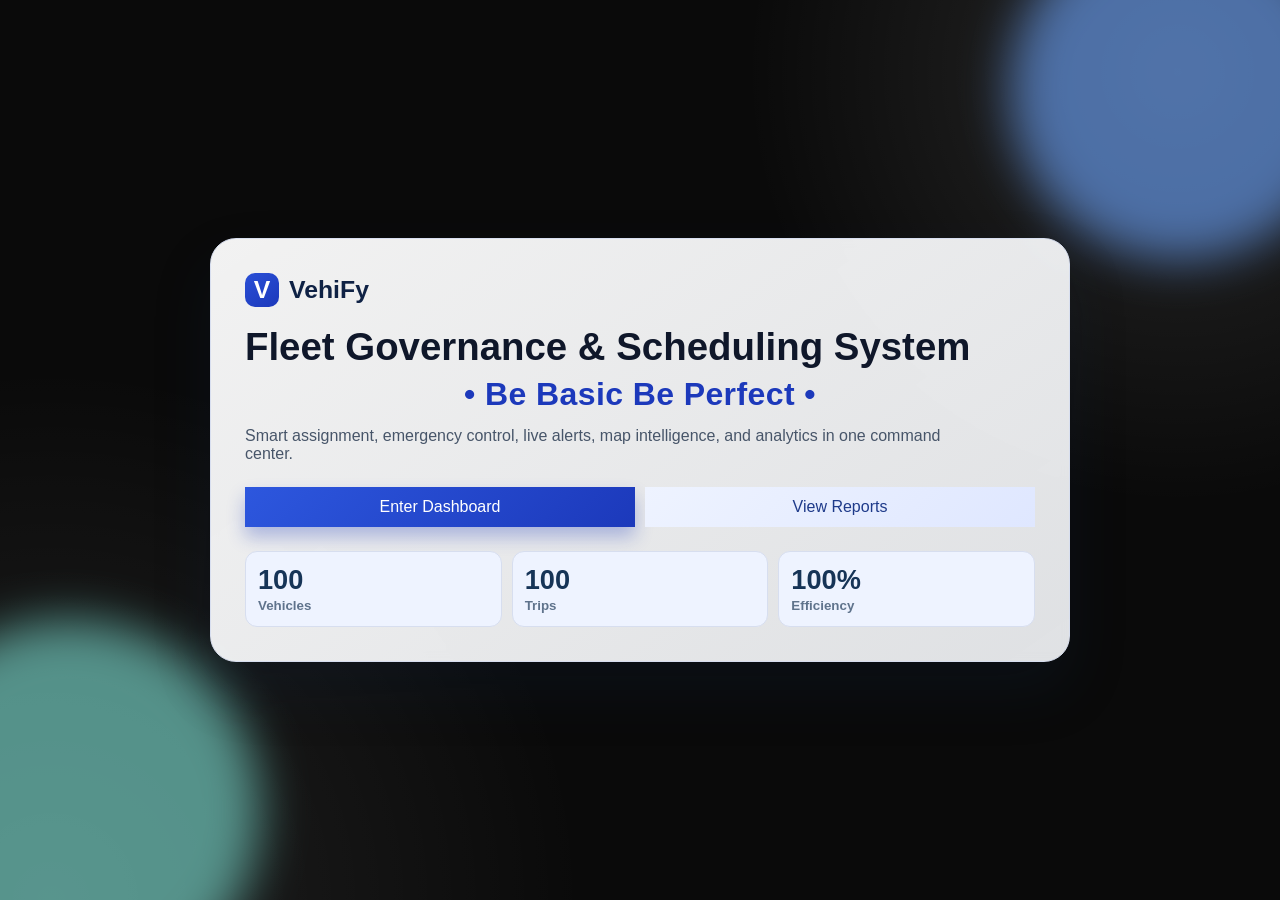
<file: index.html>
<!DOCTYPE html>
<html lang="en">
<head>
  <meta charset="UTF-8" />
  <meta name="viewport" content="width=device-width, initial-scale=1.0" />
  <title>VehiFy - Fleet Governance & Scheduling System</title>
  <link rel="stylesheet" href="style.css?v=20260307a" />
</head>
<body data-page="home">
  <div id="app"></div>
  <script src="app.js?v=20260307a"></script>
</body>
</html>
</file>
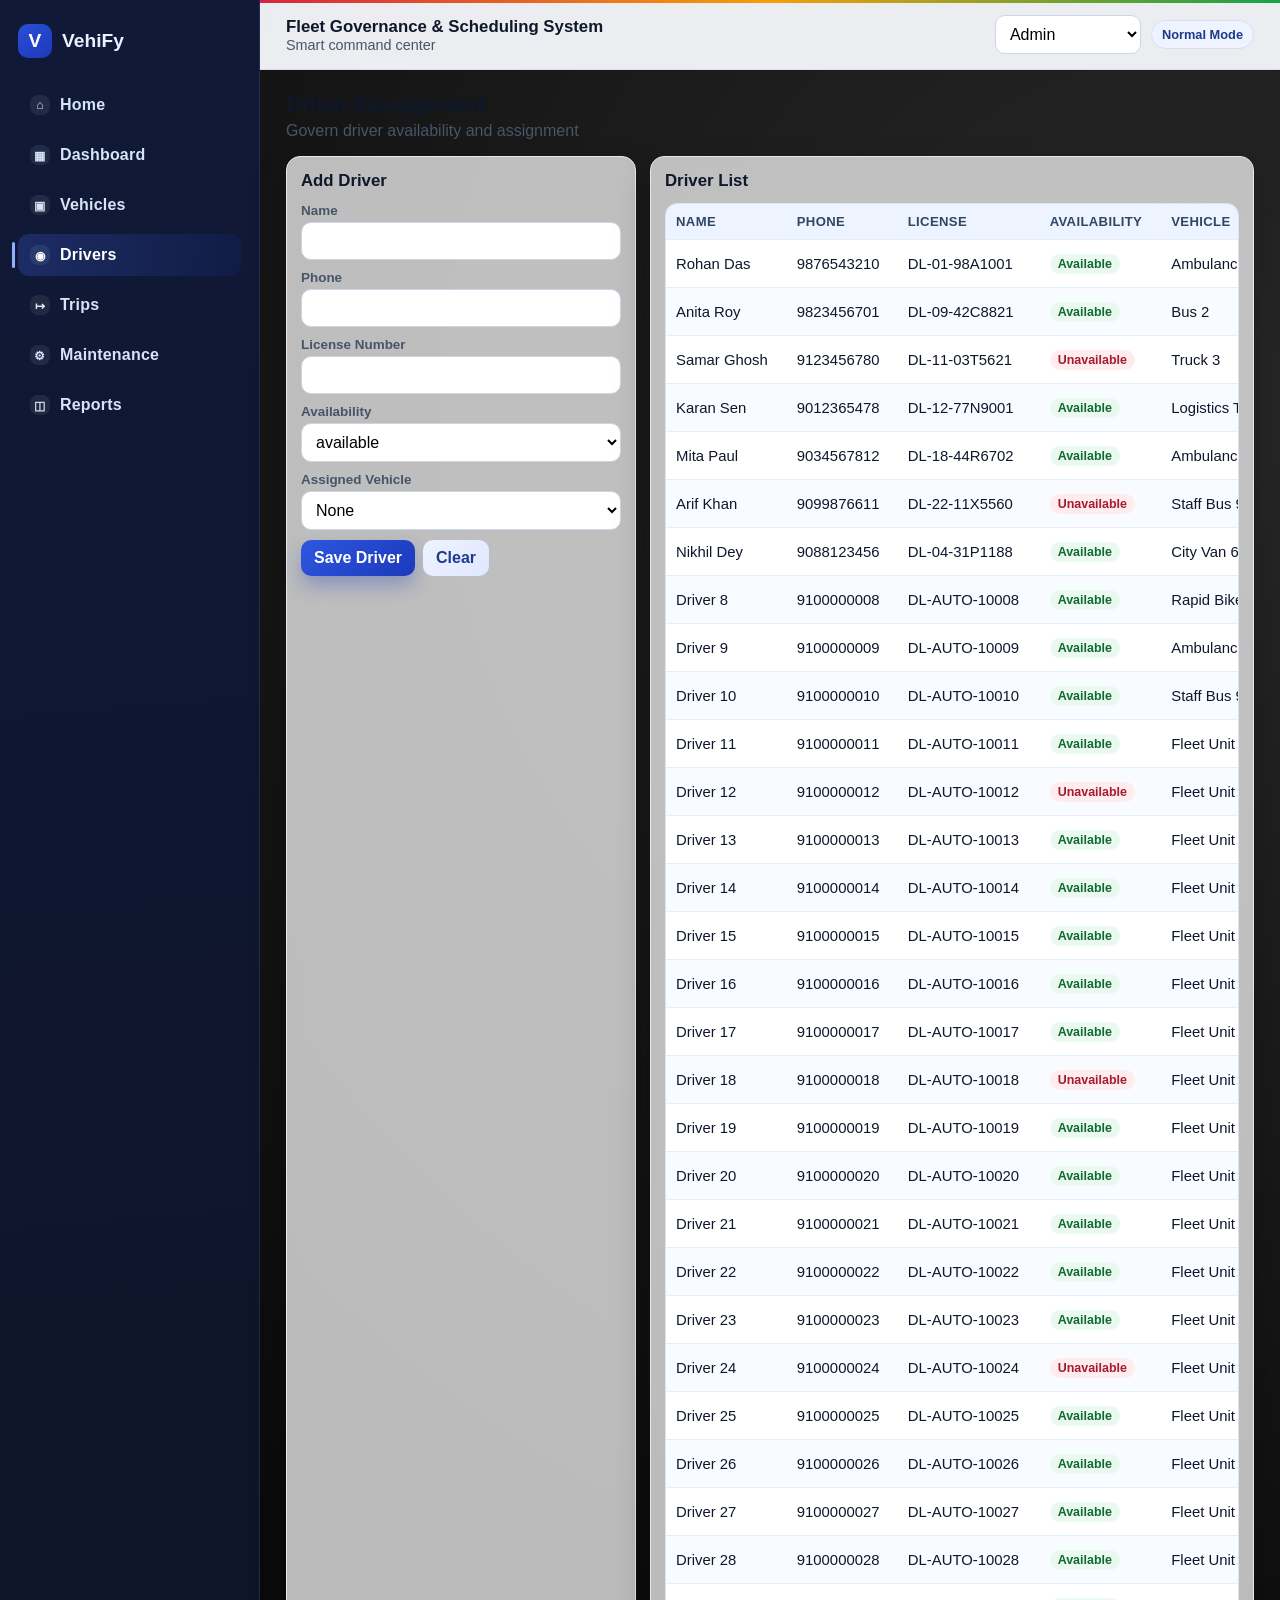
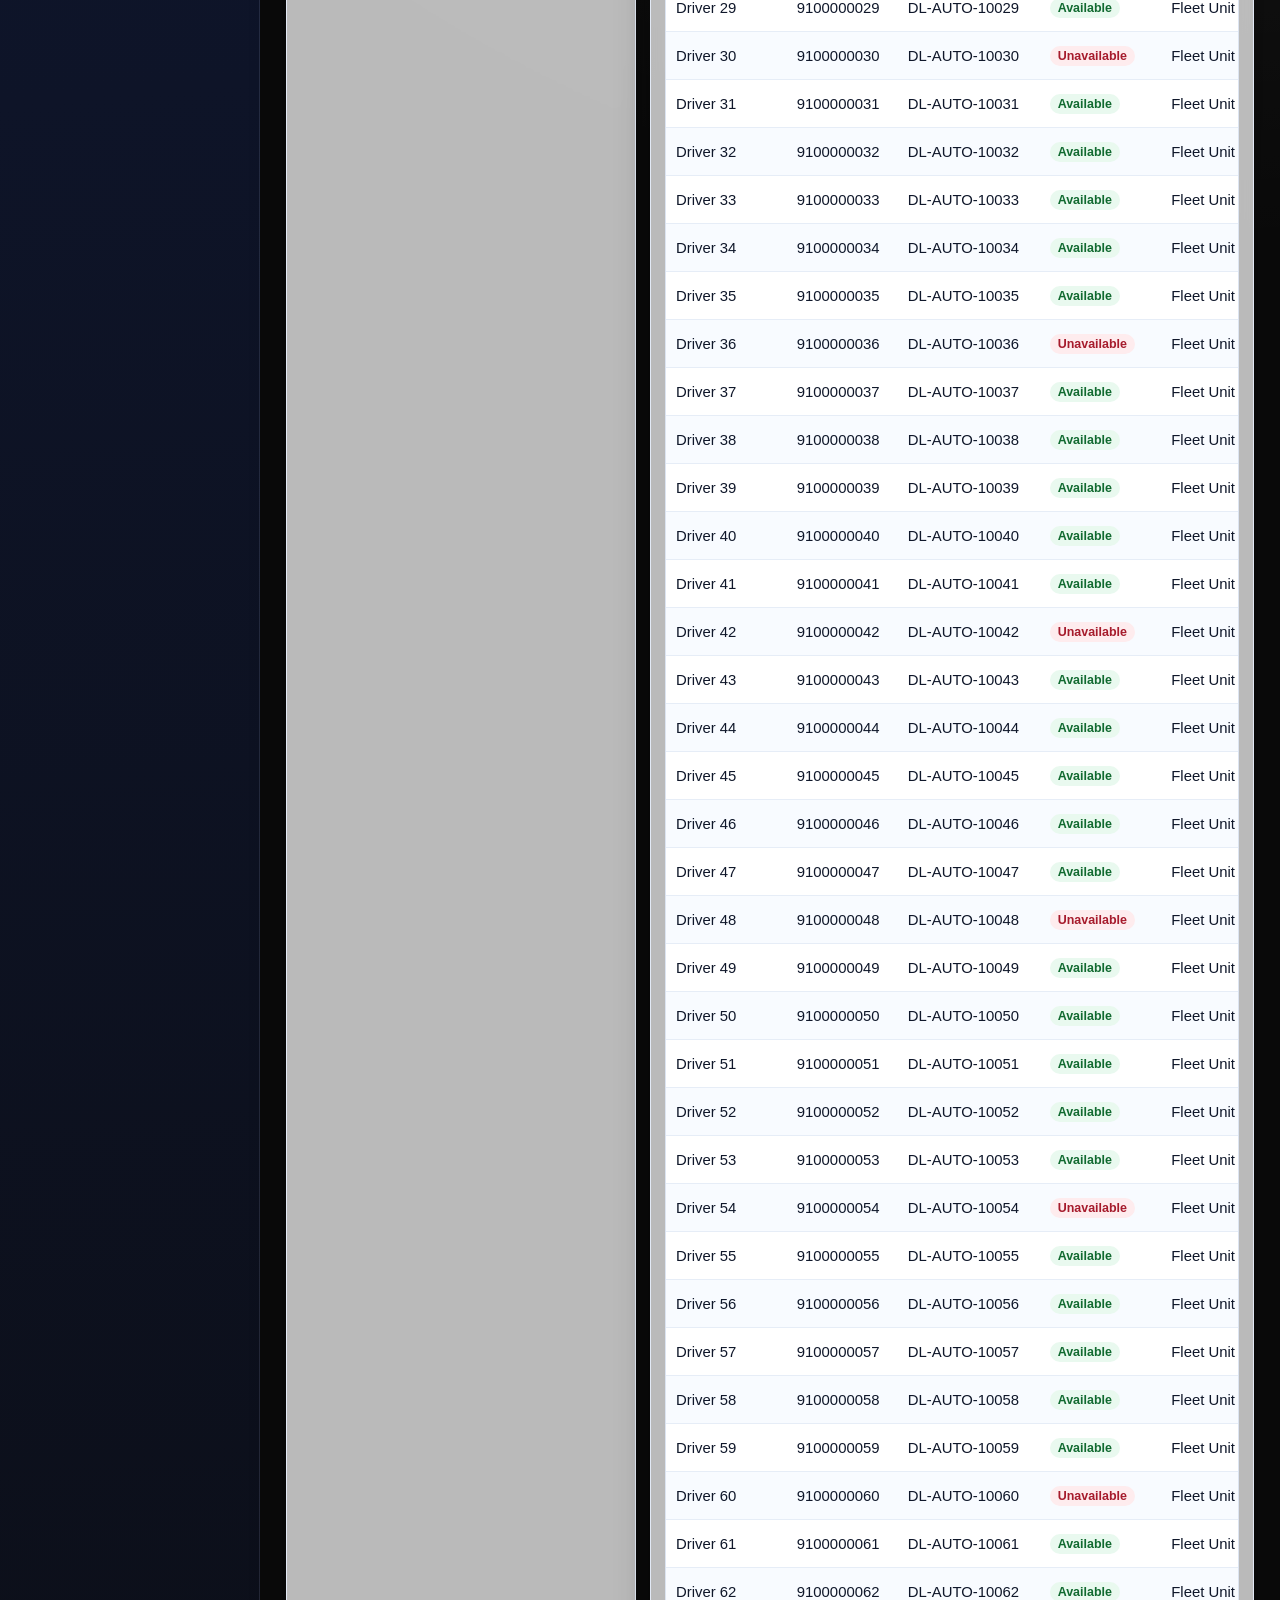
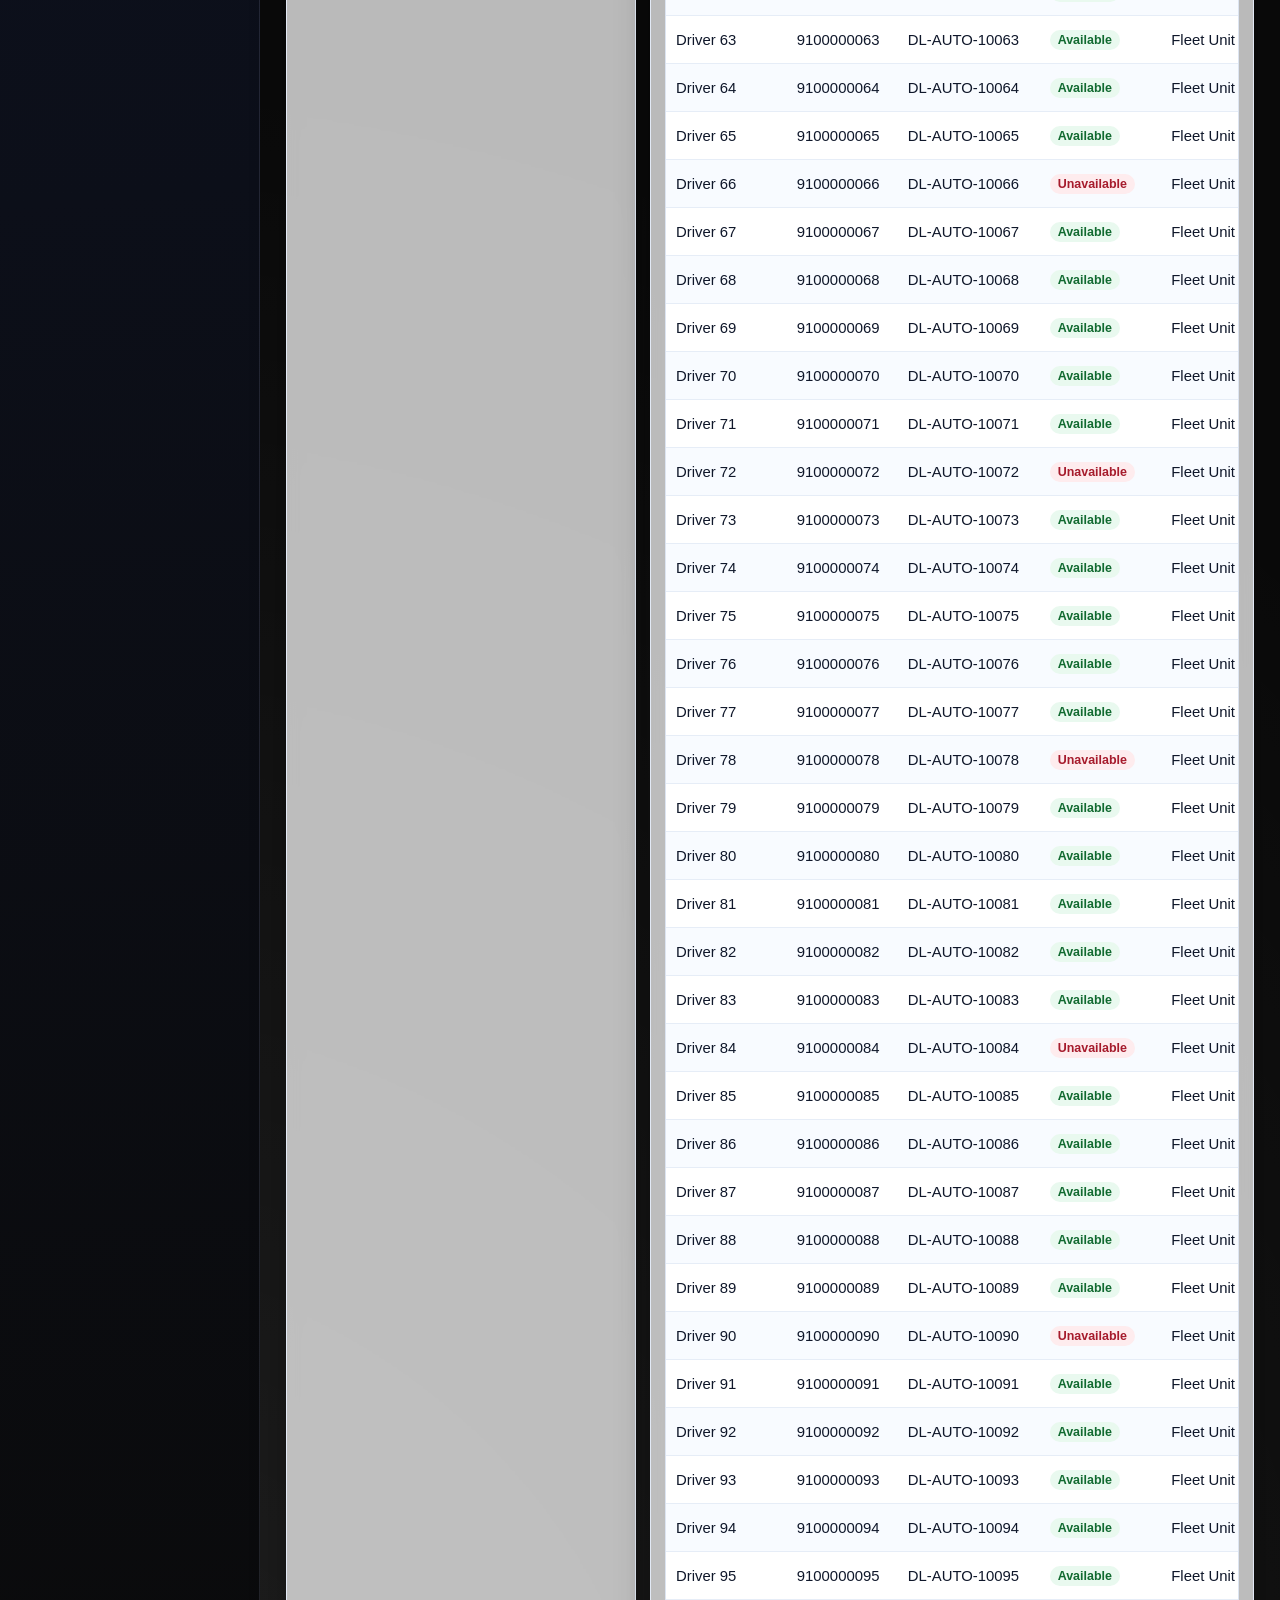
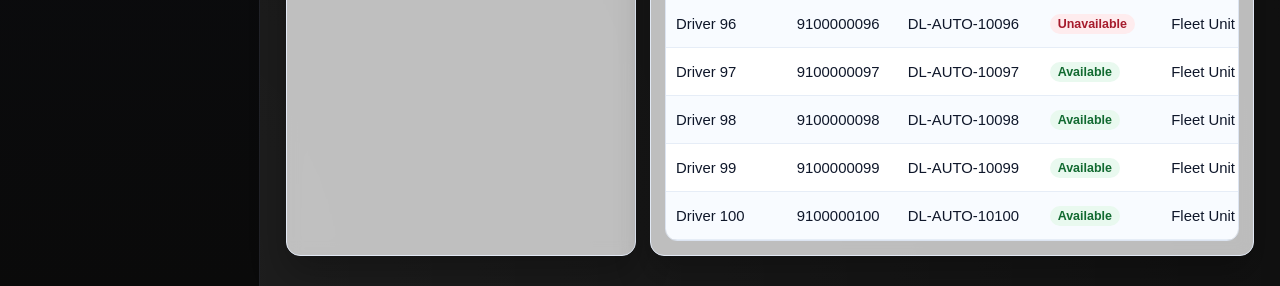
<file: pages/drivers.html>
<!DOCTYPE html>
<html lang="en">
<head>
  <meta charset="UTF-8" />
  <meta name="viewport" content="width=device-width, initial-scale=1.0" />
  <title>Drivers | VehiFy</title>
  <link rel="stylesheet" href="../style.css?v=20260307a" />
</head>
<body data-page="drivers">
  <div id="app"></div>
  <script src="../app.js?v=20260307a"></script>
</body>
</html>
</file>
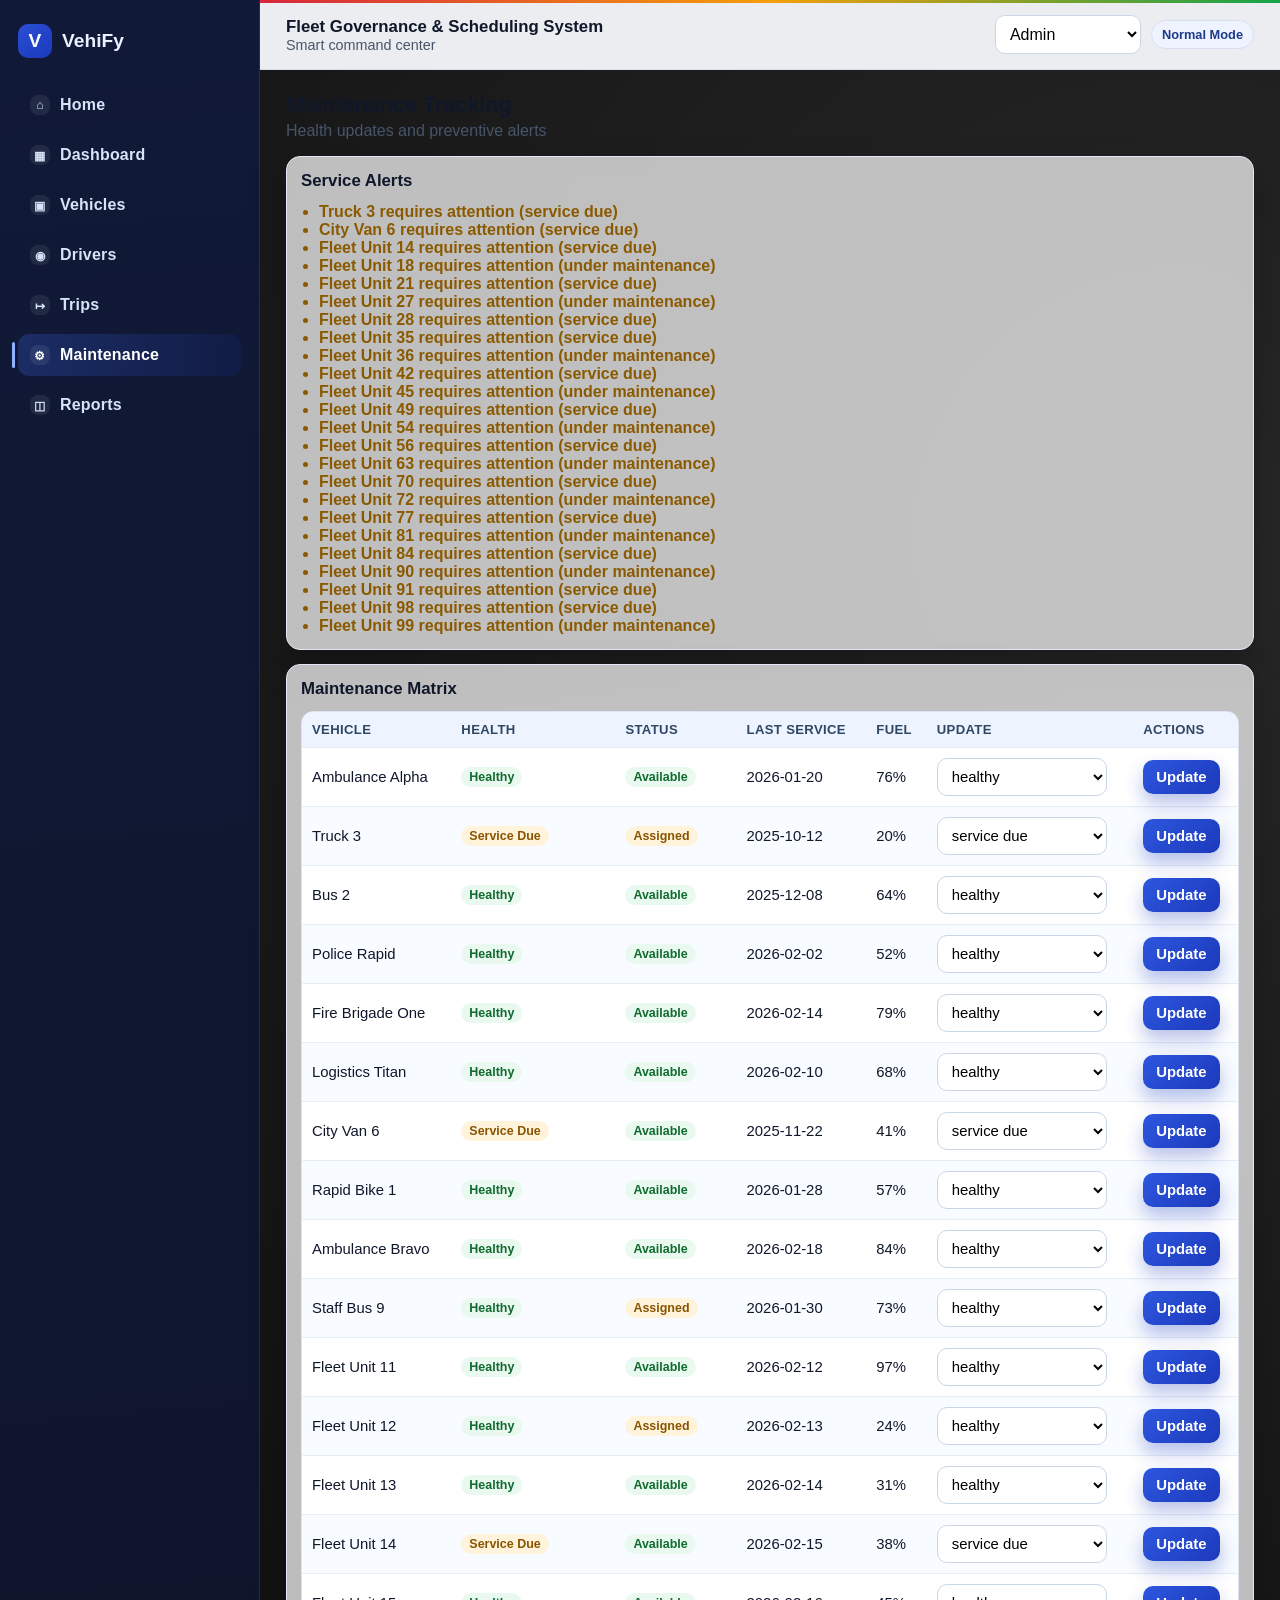
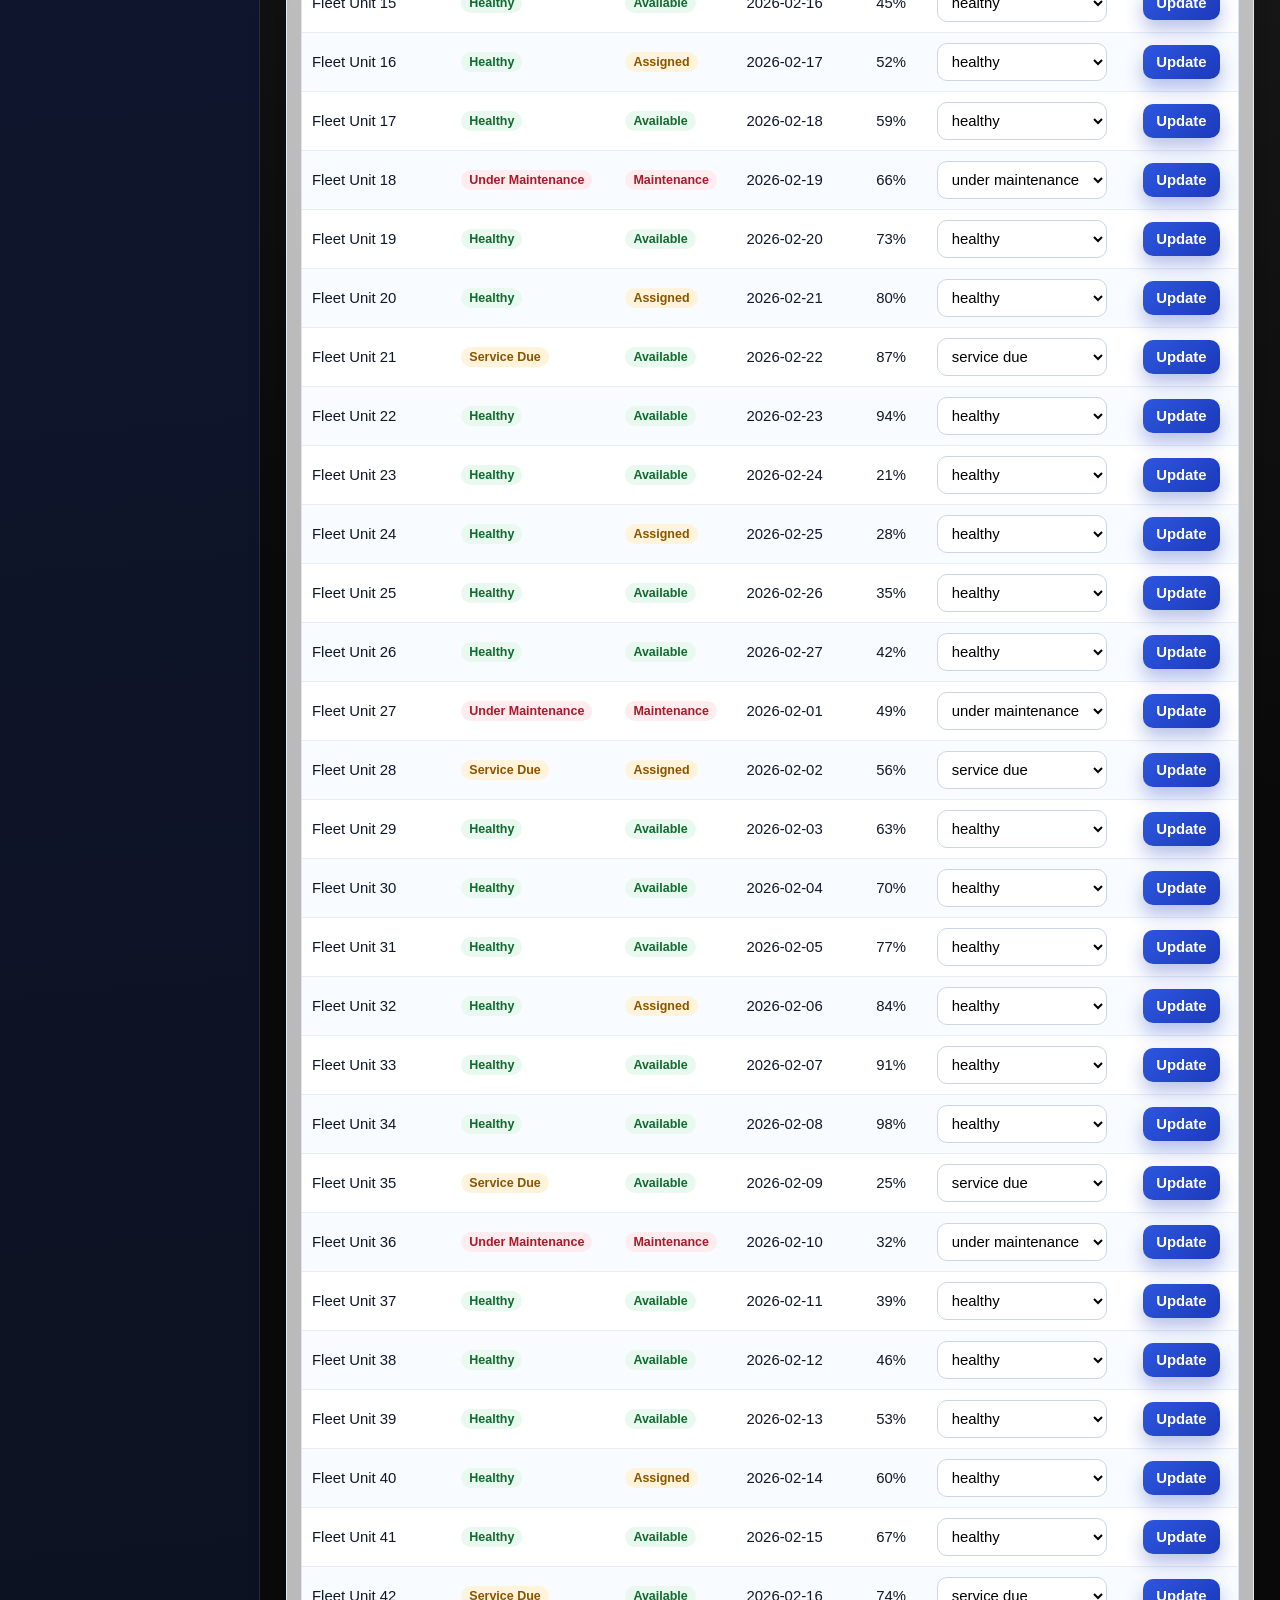
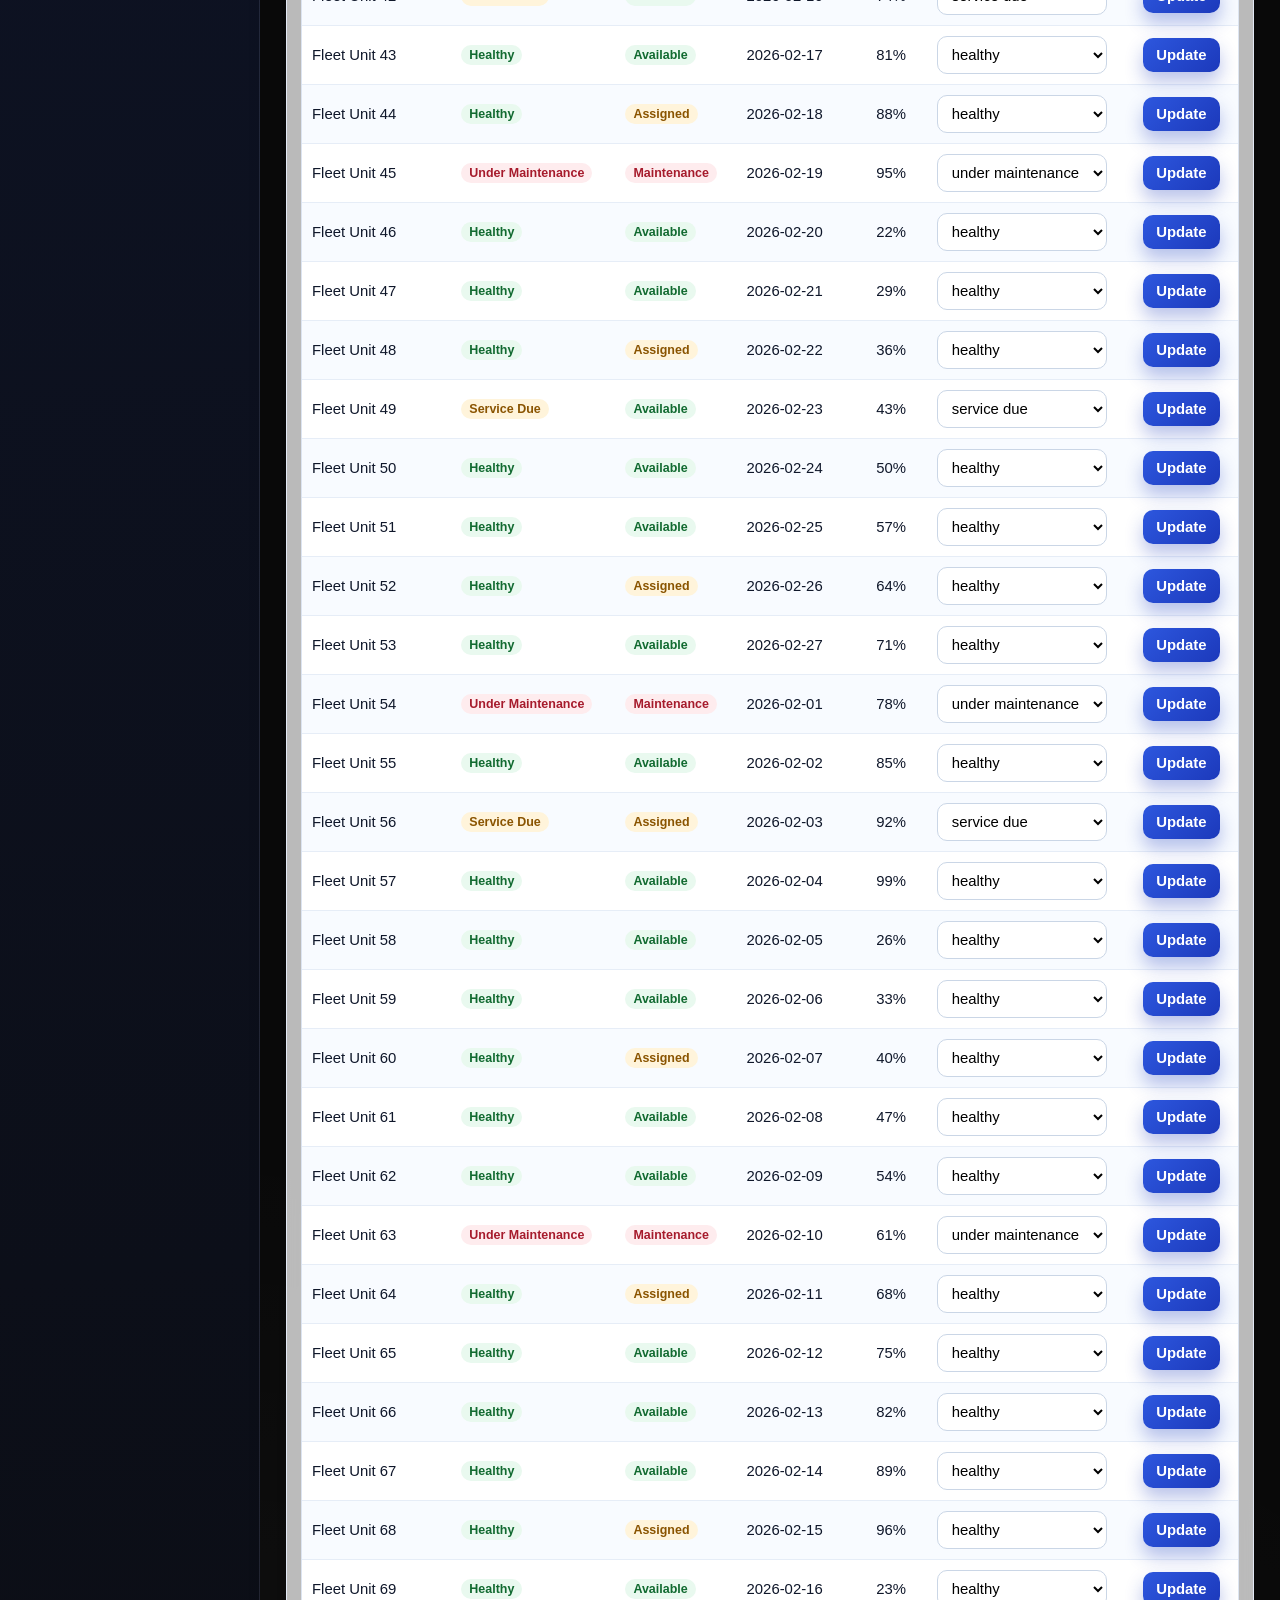
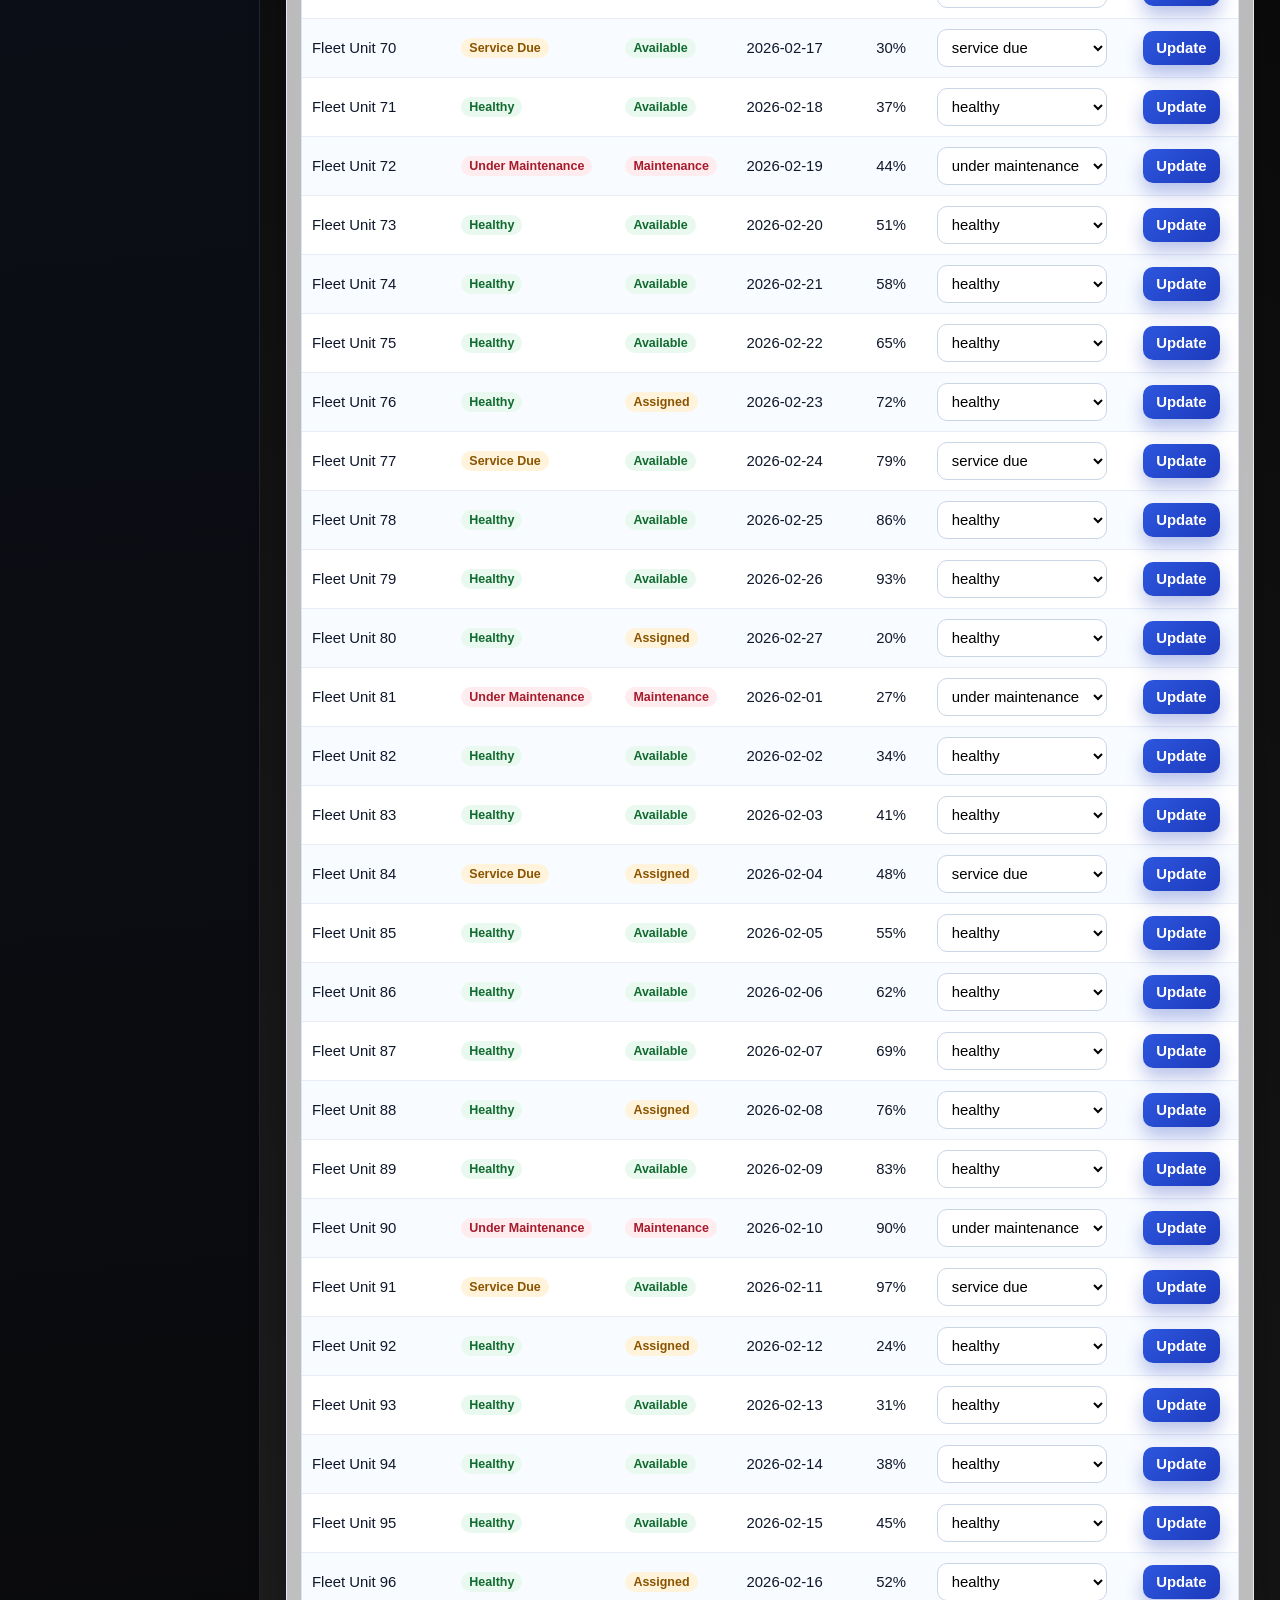
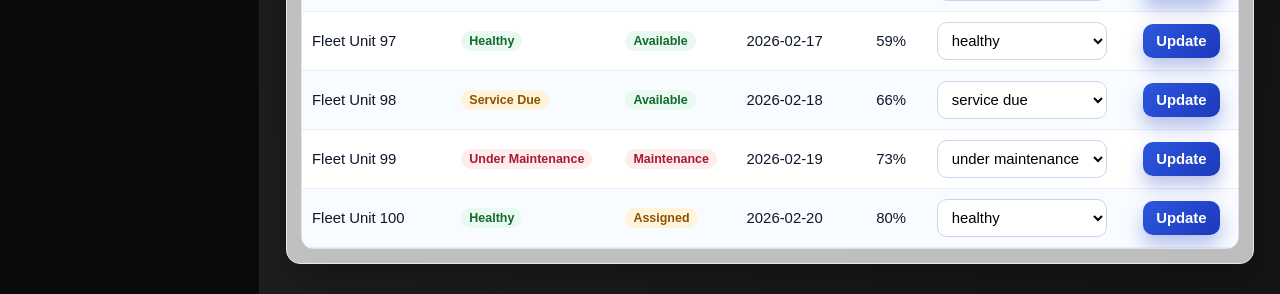
<file: pages/maintenance.html>
<!DOCTYPE html>
<html lang="en">
<head>
  <meta charset="UTF-8" />
  <meta name="viewport" content="width=device-width, initial-scale=1.0" />
  <title>Maintenance | VehiFy</title>
  <link rel="stylesheet" href="../style.css?v=20260307a" />
</head>
<body data-page="maintenance">
  <div id="app"></div>
  <script src="../app.js?v=20260307a"></script>
</body>
</html>
</file>
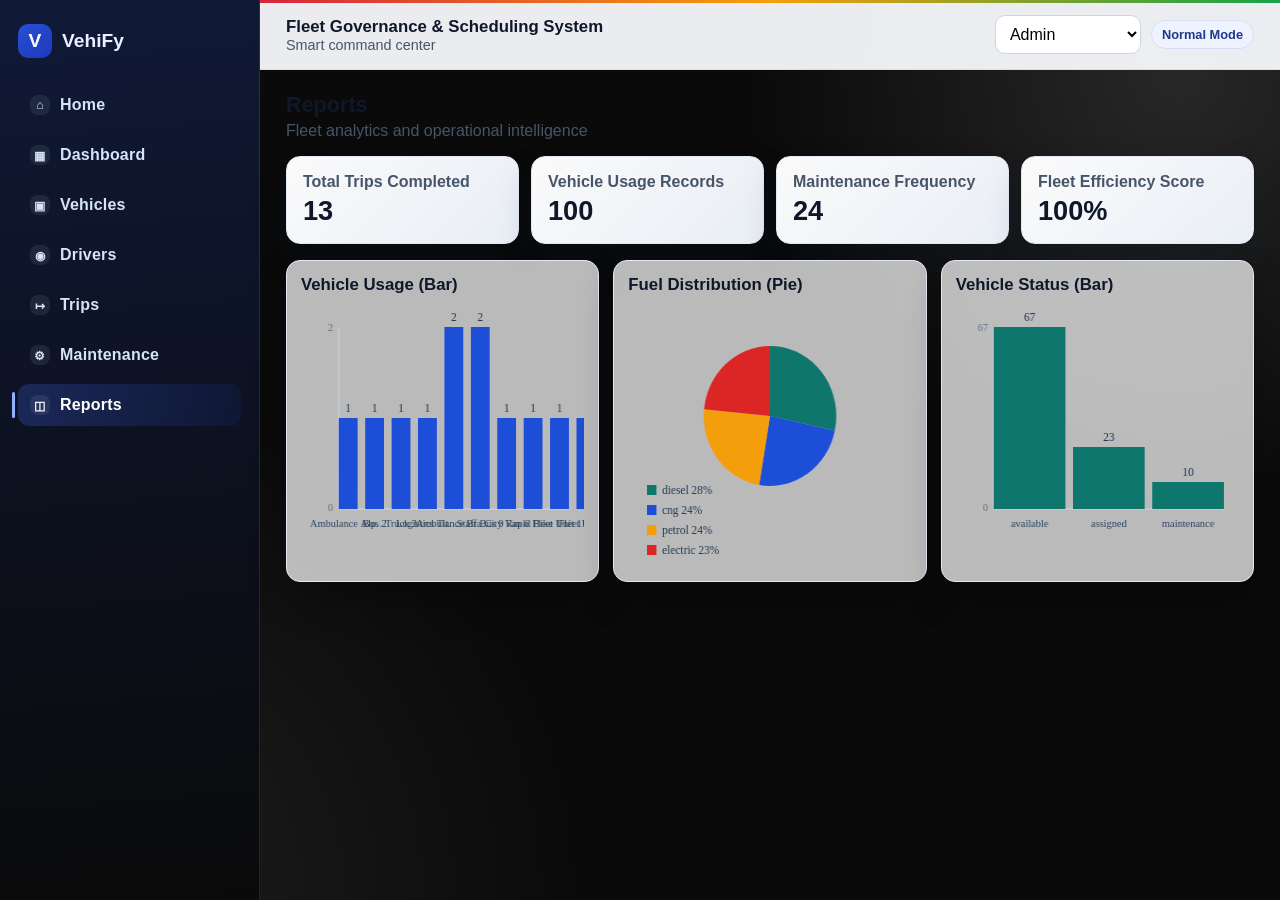
<file: pages/reports.html>
<!DOCTYPE html>
<html lang="en">
<head>
  <meta charset="UTF-8" />
  <meta name="viewport" content="width=device-width, initial-scale=1.0" />
  <title>Reports | VehiFy</title>
  <link rel="stylesheet" href="../style.css?v=20260307a" />
</head>
<body data-page="reports">
  <div id="app"></div>
  <script src="../app.js?v=20260307a"></script>
</body>
</html>
</file>
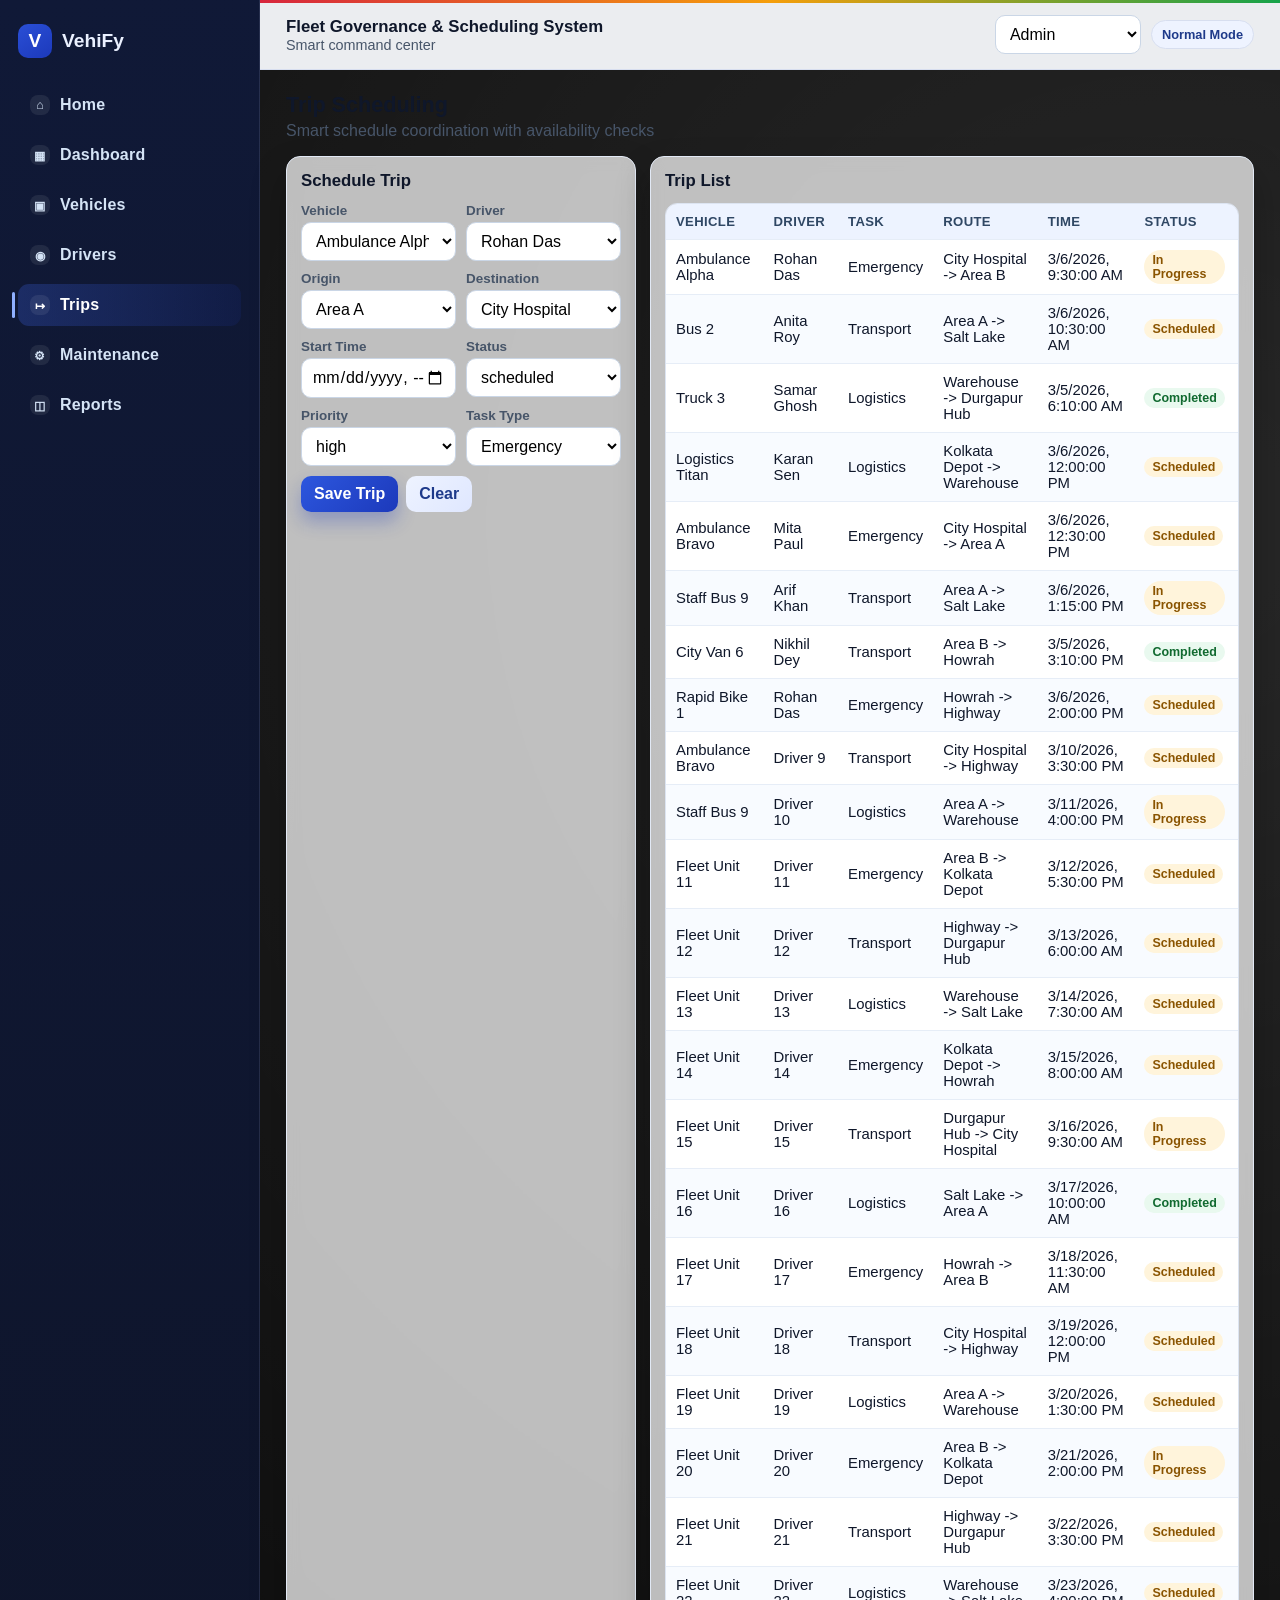
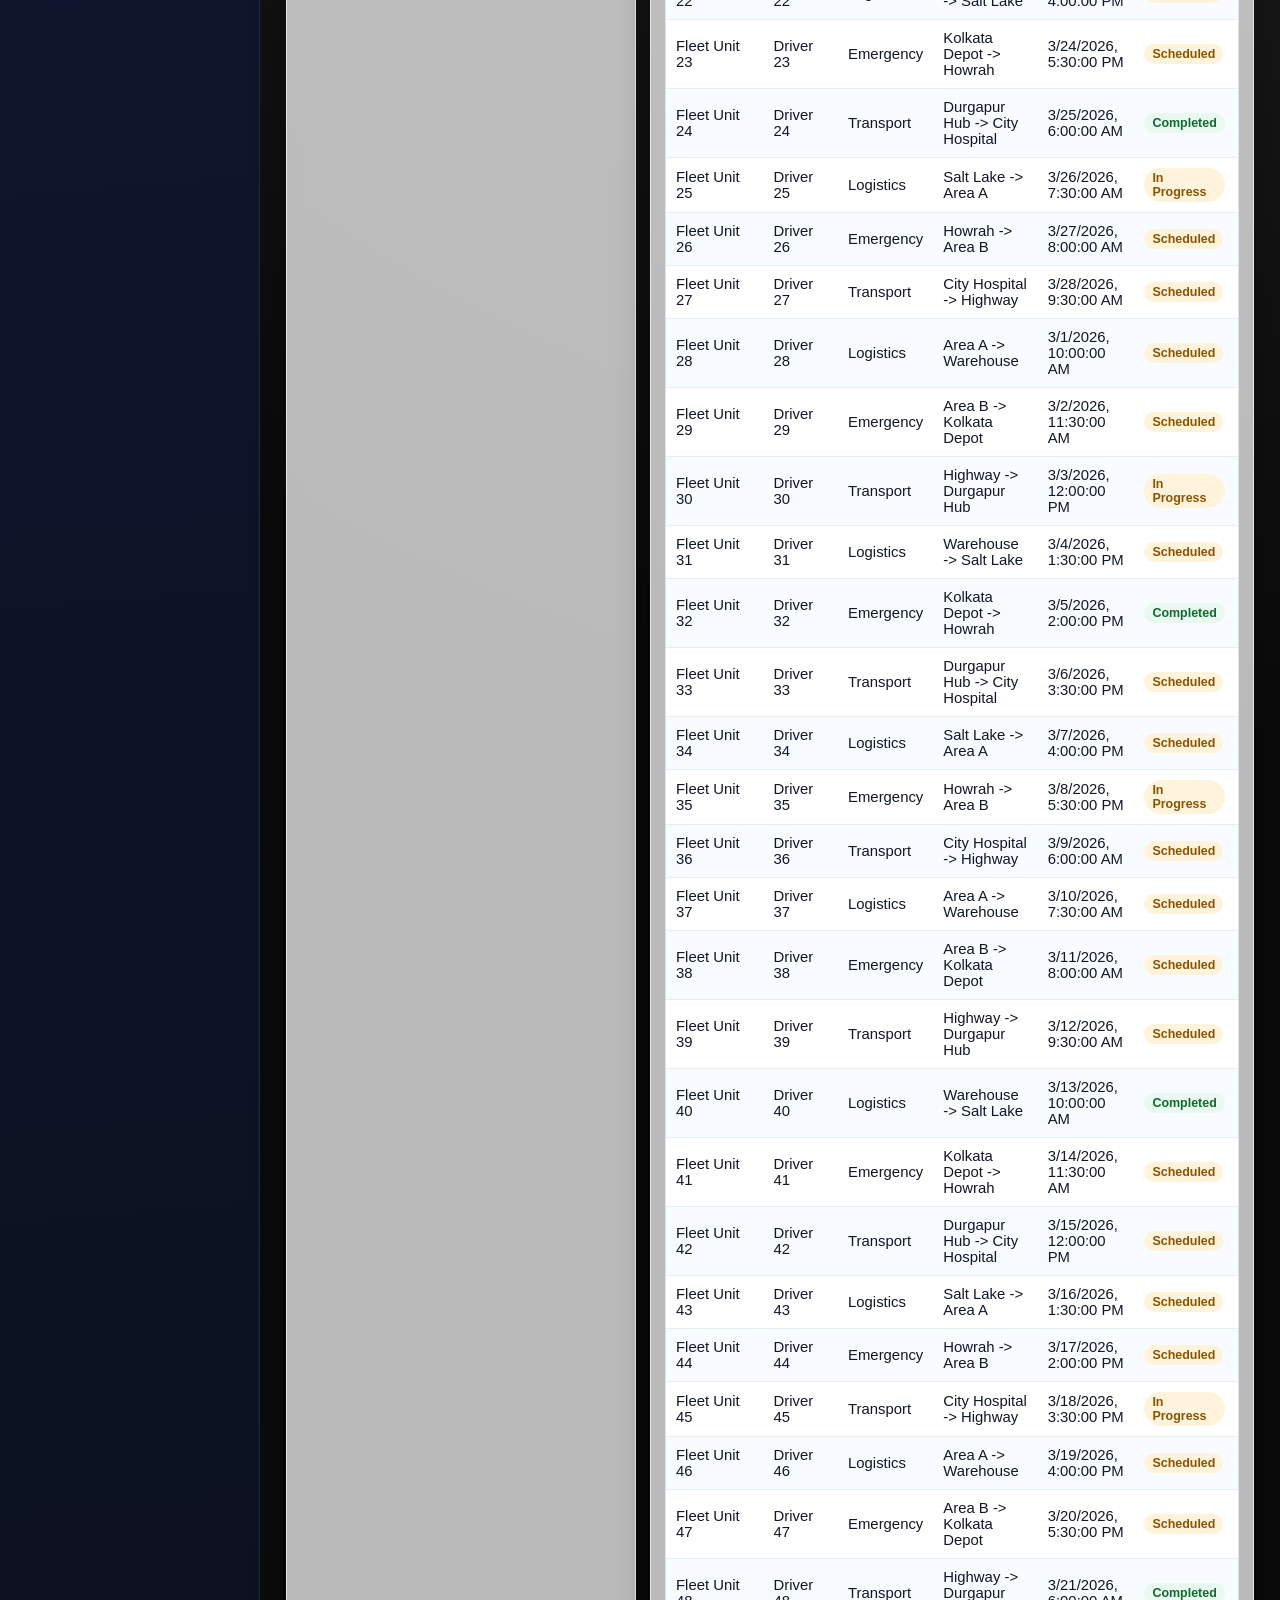
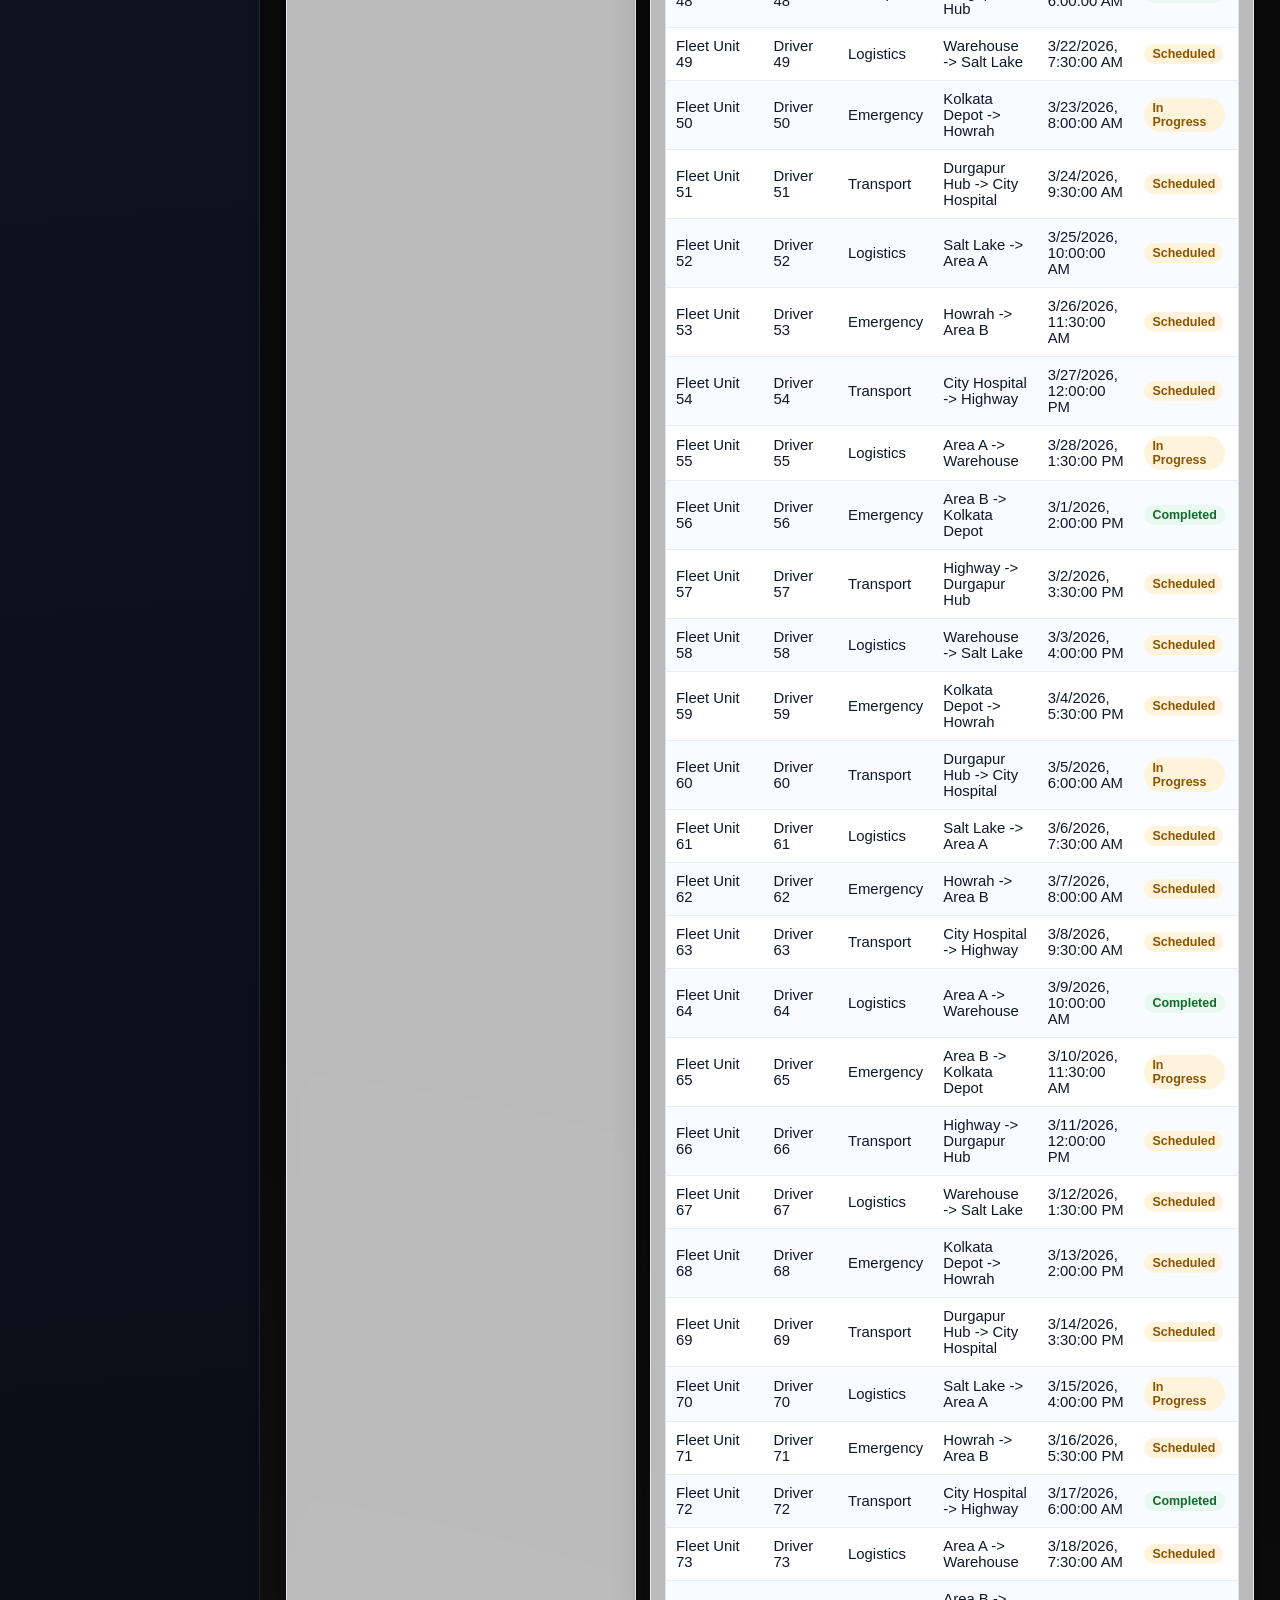
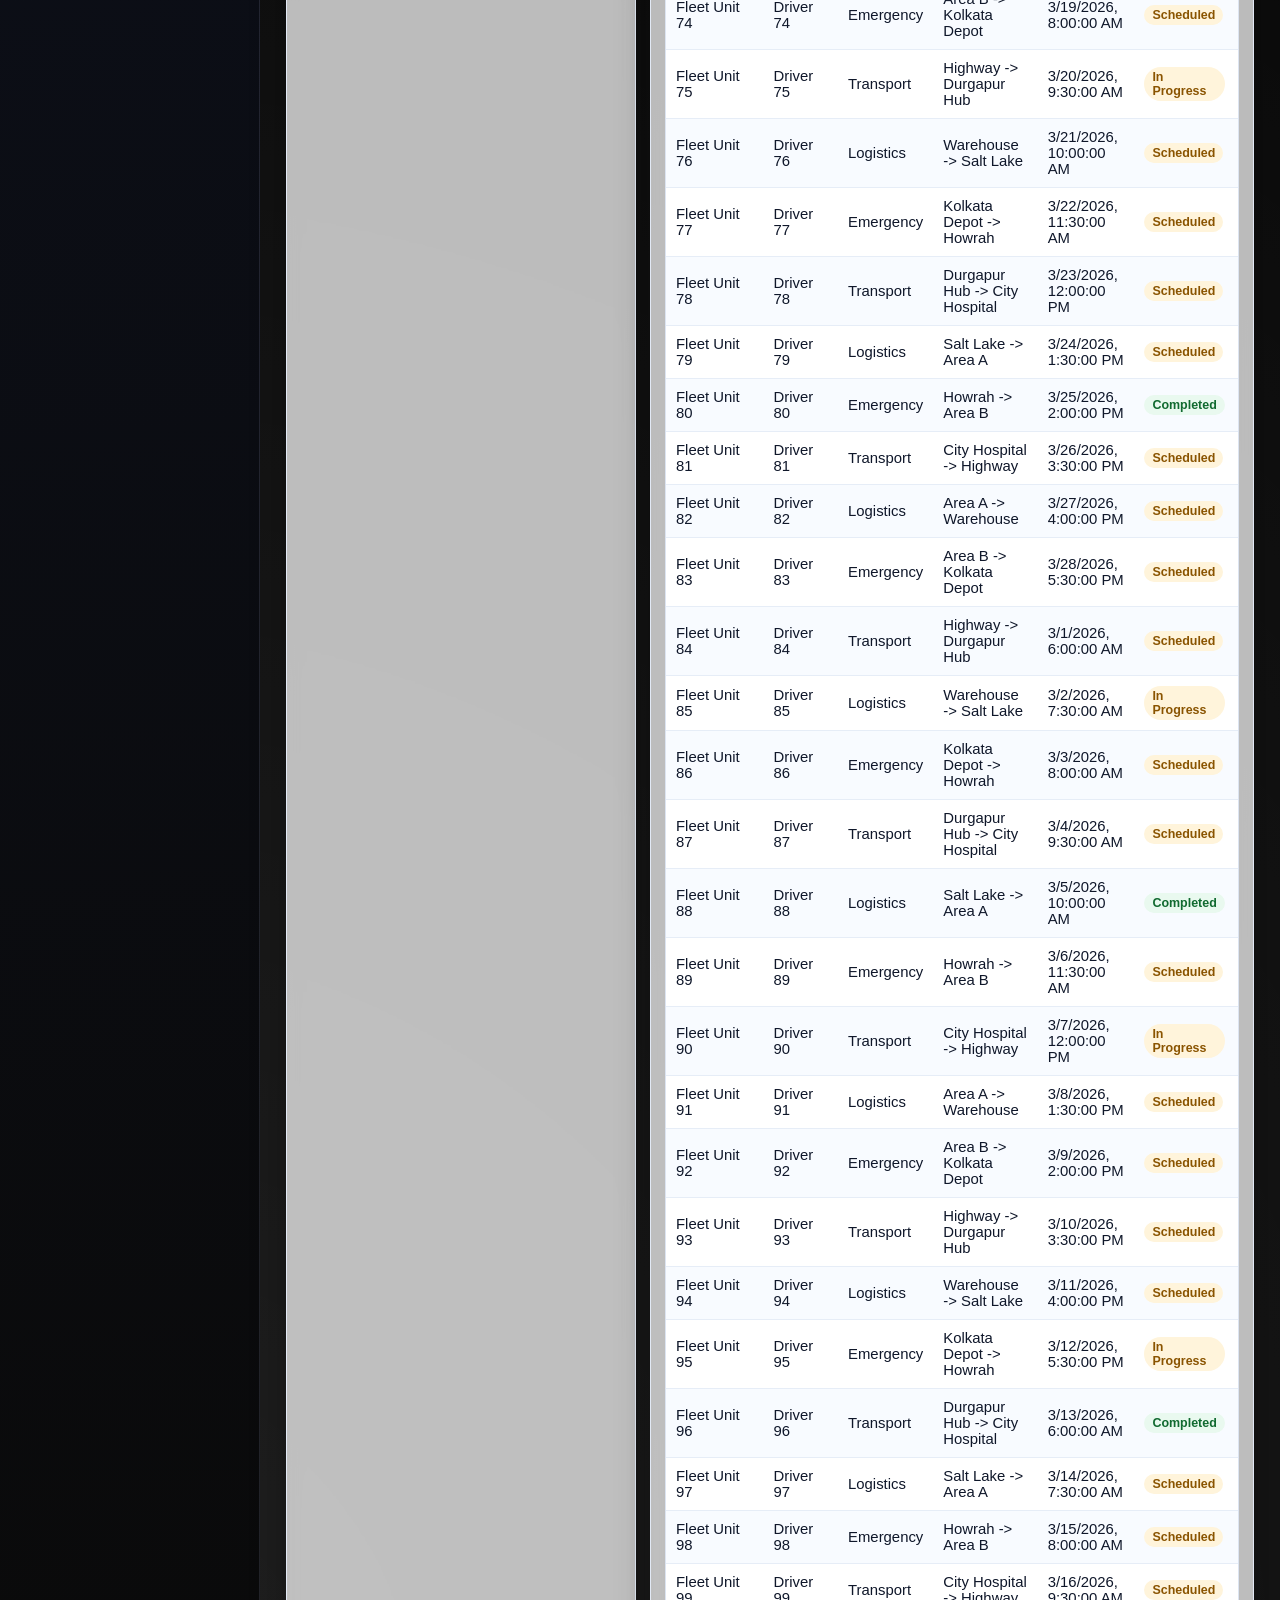
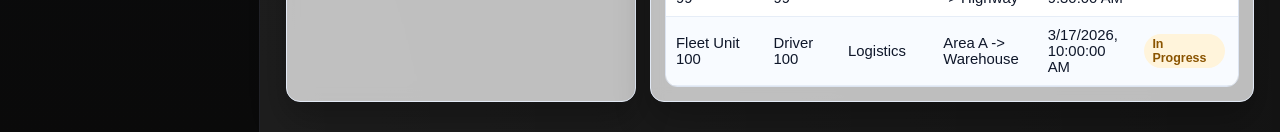
<file: pages/trips.html>
<!DOCTYPE html>
<html lang="en">
<head>
  <meta charset="UTF-8" />
  <meta name="viewport" content="width=device-width, initial-scale=1.0" />
  <title>Trips | VehiFy</title>
  <link rel="stylesheet" href="../style.css?v=20260307a" />
</head>
<body data-page="trips">
  <div id="app"></div>
  <script src="../app.js?v=20260307a"></script>
</body>
</html>
</file>
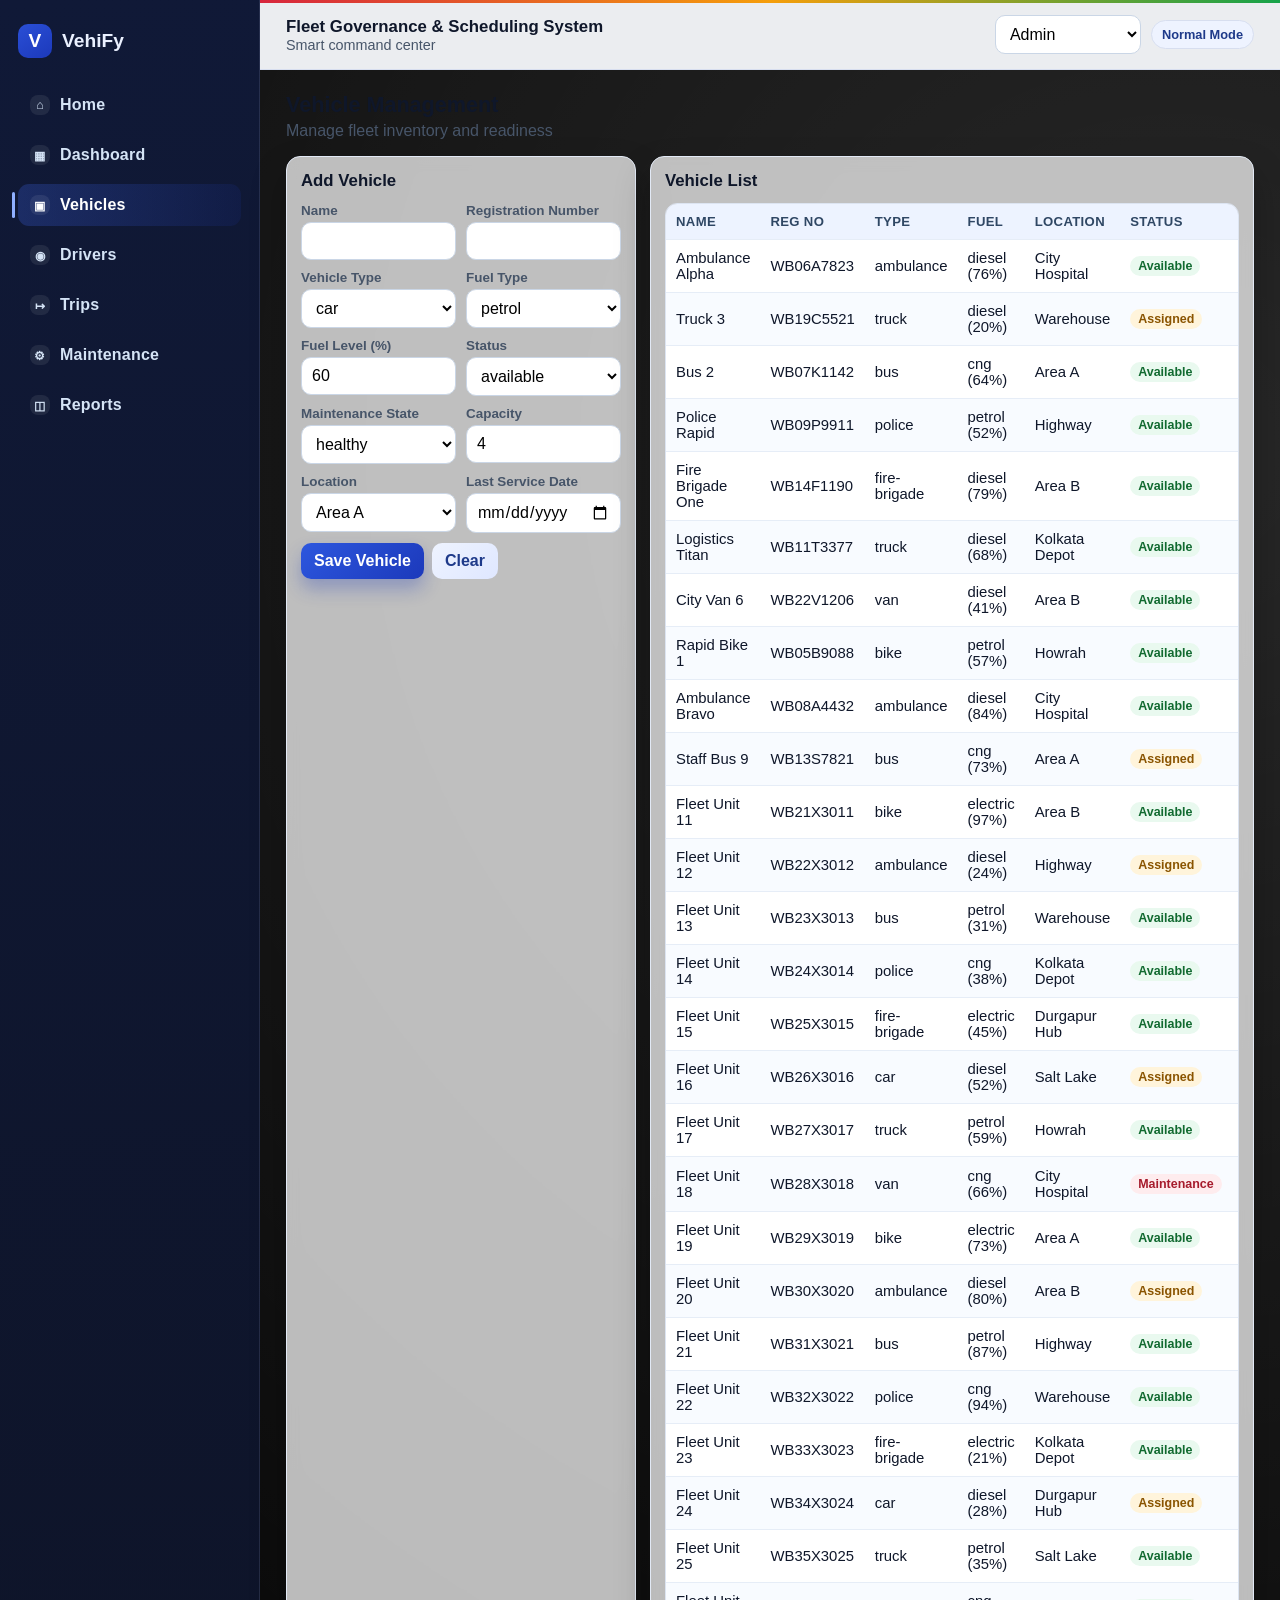
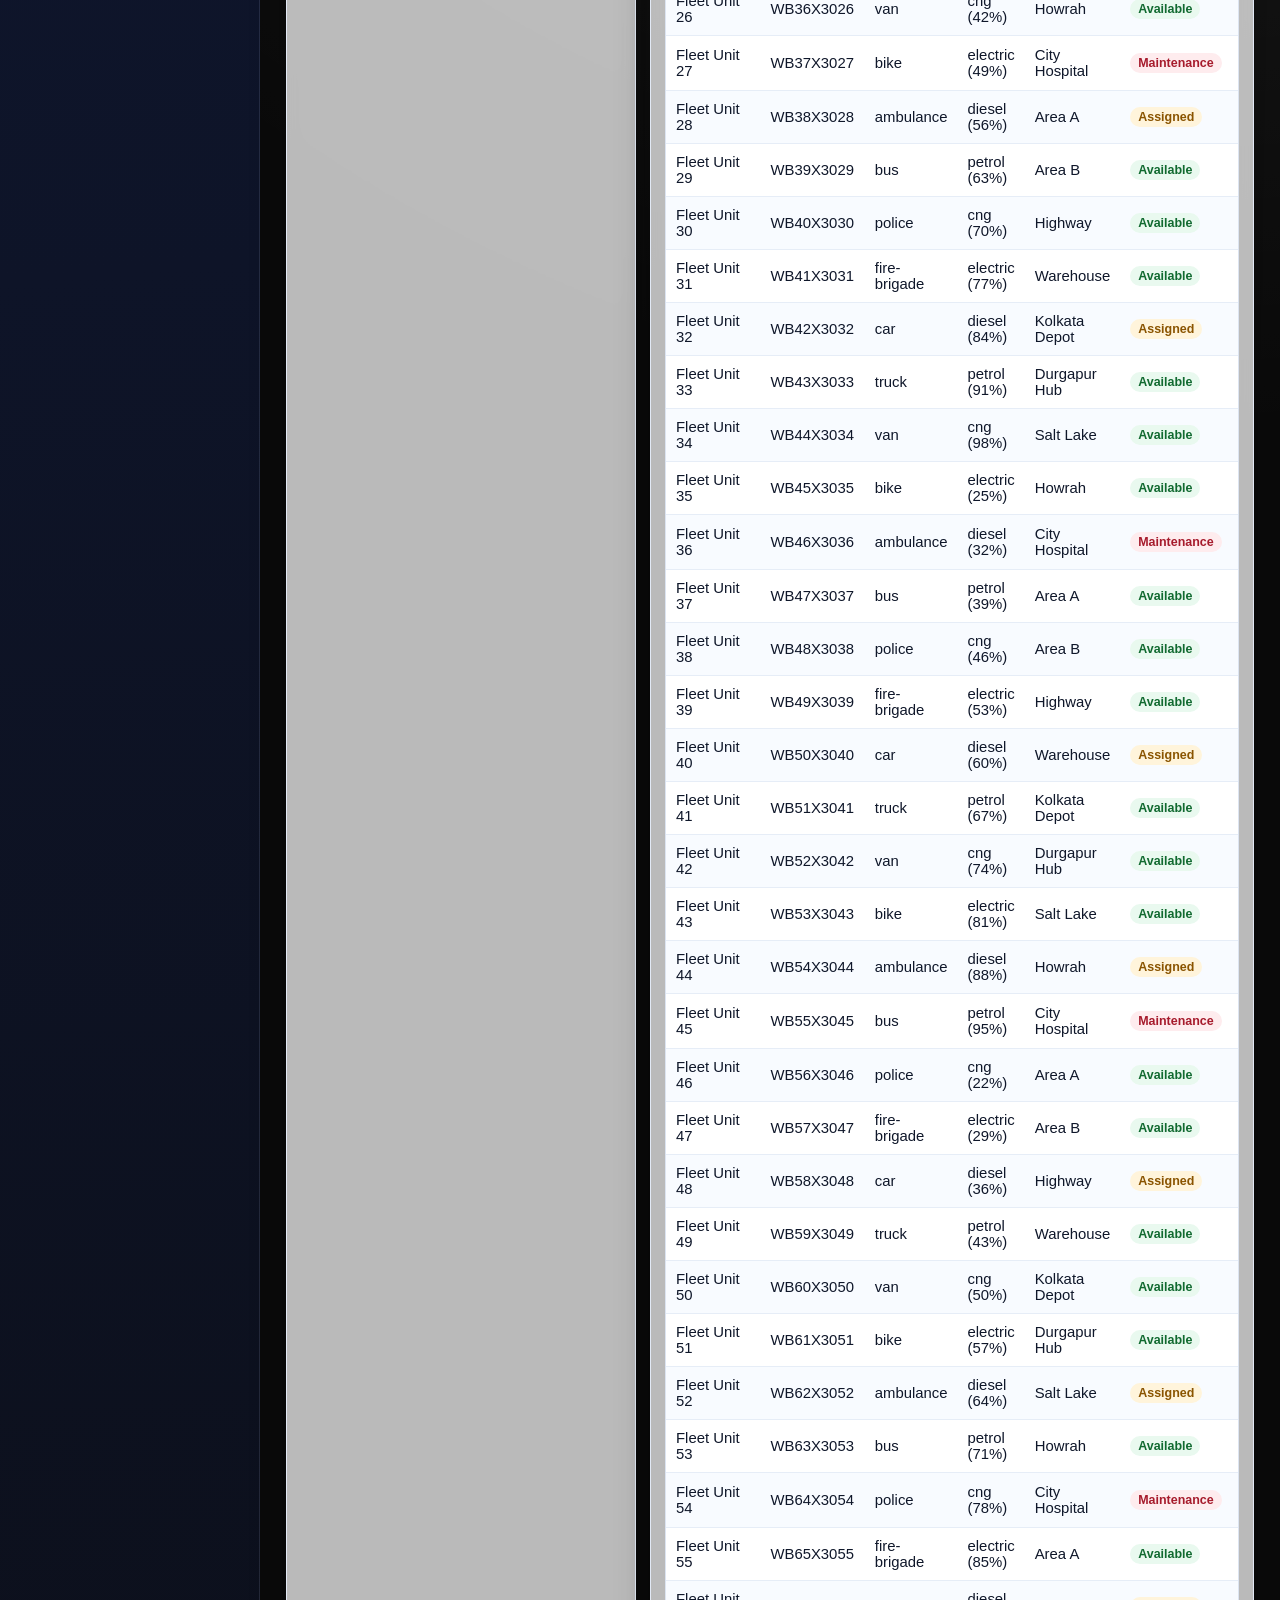
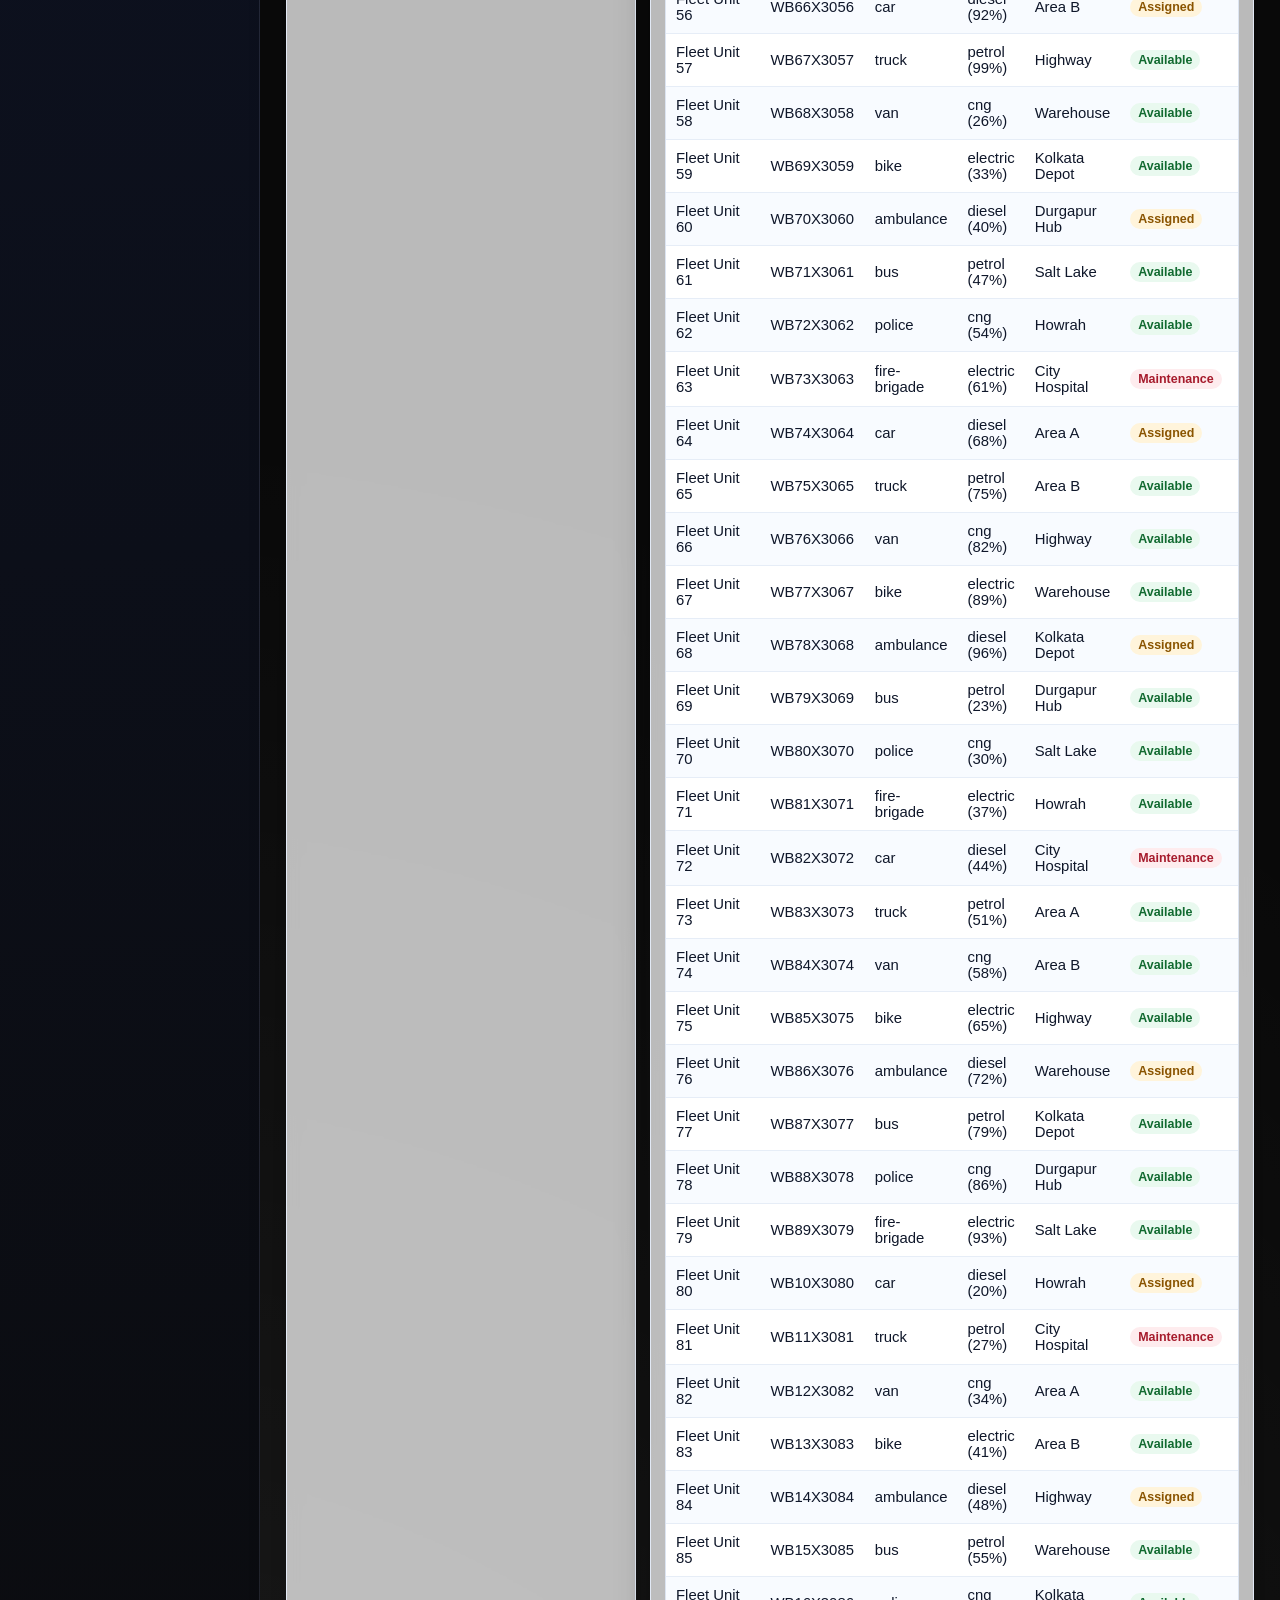
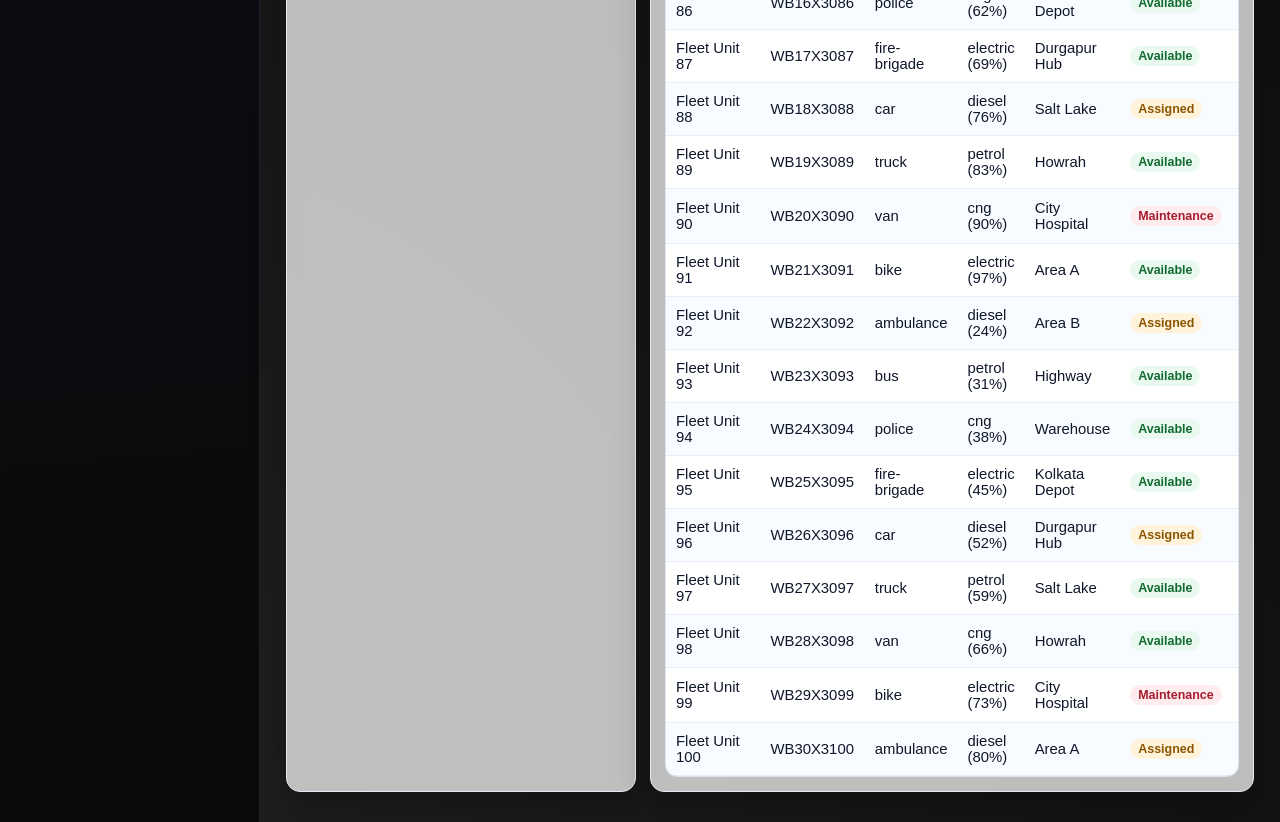
<file: pages/vehicles.html>
<!DOCTYPE html>
<html lang="en">
<head>
  <meta charset="UTF-8" />
  <meta name="viewport" content="width=device-width, initial-scale=1.0" />
  <title>Vehicles | VehiFy</title>
  <link rel="stylesheet" href="../style.css?v=20260307a" />
</head>
<body data-page="vehicles">
  <div id="app"></div>
  <script src="../app.js?v=20260307a"></script>
</body>
</html>
</file>
<file: style.css>
:root {
  --primary-blue: #1c39bb;
  --dark-bg: #0a0a0a;
  --bg-gradient-start: #1c39bb;
  --bg-gradient-mid: #12267a;
  --bg-gradient-end: #0a0a0a;

  --card-bg: #f7f9fc;
  --card-bg-soft: #eef3ff;
  --surface-white: #ffffff;

  --text-primary: #0f172a;
  --text-secondary: #475569;
  --text-on-dark: #eaf0ff;
  --border-light: #d7deef;

  --emergency-red: #d7263d;
  --transport-yellow: #f59e0b;
  --logistics-green: #16a34a;

  /* Backward-compatible tokens used across current UI */
  --bg: #0a0a0a;
  --panel: var(--card-bg);
  --text: var(--text-primary);
  --muted: var(--text-secondary);
  --line: var(--border-light);
  --brand: var(--primary-blue);
  --brand-soft: #e6ecff;
  --accent: var(--transport-yellow);
  --danger: var(--emergency-red);
  --success: var(--logistics-green);
  --shadow: 0 18px 35px rgba(0, 0, 0, 0.25);
}

* {
  box-sizing: border-box;
  transition: background-color 0.24s ease, border-color 0.24s ease, box-shadow 0.24s ease, transform 0.22s ease;
}

body {
  margin: 0;
  font-family: "Poppins", "Segoe UI Variable", "Trebuchet MS", sans-serif;
  color: var(--text);
  background:
    linear-gradient(135deg, var(--bg-gradient-start) 0%, var(--bg-gradient-mid) 45%, var(--bg-gradient-end) 100%);
  background-attachment: fixed;
}

#app {
  background:
    radial-gradient(circle at 92% 8%, rgba(255, 255, 255, 0.12) 0, transparent 30%),
    radial-gradient(circle at 4% 100%, rgba(255, 255, 255, 0.09) 0, transparent 35%),
    var(--bg);
}

.home-hero {
  min-height: 100vh;
  position: relative;
  display: grid;
  place-items: center;
  padding: 24px;
  overflow: hidden;
}

.home-glow {
  position: absolute;
  border-radius: 999px;
  filter: blur(24px);
  opacity: 0.6;
}

.home-glow-a {
  width: 340px;
  height: 340px;
  background: #6ca5ff;
  top: -80px;
  right: -70px;
}

.home-glow-b {
  width: 380px;
  height: 380px;
  background: #7ee3d6;
  left: -120px;
  bottom: -100px;
}

.home-card {
  position: relative;
  z-index: 2;
  width: min(860px, 100%);
  border: 1px solid var(--border-light);
  border-radius: 26px;
  background: linear-gradient(145deg, rgba(255, 255, 255, 0.95), rgba(247, 249, 252, 0.9));
  backdrop-filter: blur(6px);
  box-shadow: 0 28px 60px rgba(20, 53, 92, 0.15);
  padding: 34px;
}

.home-brand {
  display: inline-flex;
  align-items: center;
  gap: 10px;
  font-weight: 800;
  font-size: 1.55rem;
  color: #0f2245;
}

.home-card h1 {
  margin: 18px 0 6px;
  font-size: clamp(1.6rem, 3vw, 2.5rem);
  line-height: 1.15;
}

.home-tagline {
  margin: 0;
  font-size: clamp(1.2rem, 2.6vw, 2rem);
  color: var(--primary-blue);
  font-weight: 800;
  letter-spacing: 0.4px;
  text-align: center;
}

.home-copy {
  margin: 14px 0 0;
  color: var(--text-secondary);
  max-width: 720px;
}

.home-cta-row {
  margin-top: 24px;
  display: flex;
  gap: 10px;
  flex-wrap: nowrap;
  width: 100%;
  justify-content: center;
}

.home-cta {
  display: inline-flex;
  align-items: center;
  justify-content: center;
  flex: 1 1 0;
  width: 100%;
  padding: 11px 14px;
  text-decoration: none;
  text-align: center;
}

.home-stats {
  margin-top: 24px;
  display: grid;
  grid-template-columns: repeat(3, minmax(0, 1fr));
  gap: 10px;
}

.home-stat {
  background: var(--card-bg-soft);
  border: 1px solid var(--border-light);
  border-radius: 12px;
  padding: 12px;
}

.home-stat span {
  display: block;
  font-size: 1.7rem;
  font-weight: 800;
  color: #163457;
}

.home-stat small {
  color: #5f738c;
  font-weight: 700;
}

a {
  color: inherit;
  text-decoration: none;
}

.app-shell {
  min-height: 100vh;
  display: grid;
  grid-template-columns: 260px minmax(0, 1fr);
}

.sidebar {
  background: linear-gradient(175deg, #101937, #0a0a0a);
  color: var(--text-on-dark);
  padding: 24px 18px;
  border-right: 1px solid rgba(201, 215, 255, 0.12);
}

.brand {
  display: flex;
  align-items: center;
  gap: 10px;
  margin-bottom: 26px;
  font-size: 1.2rem;
  font-weight: 700;
}

.brand-mark {
  width: 34px;
  height: 34px;
  border-radius: 10px;
  display: inline-flex;
  align-items: center;
  justify-content: center;
  background: linear-gradient(145deg, #2a4fd6, #1c39bb);
  color: white;
}

.nav-links {
  display: flex;
  flex-direction: column;
  gap: 8px;
}

.nav-link {
  display: flex;
  align-items: center;
  gap: 10px;
  padding: 11px 12px;
  border-radius: 11px;
  color: #d5e4f6;
  font-weight: 600;
  letter-spacing: 0.2px;
  position: relative;
}

.nav-link:hover,
.nav-link.active {
  background: linear-gradient(90deg, rgba(59, 97, 225, 0.28), rgba(28, 57, 187, 0.12));
  color: #fff;
}

.nav-link.active::before {
  content: "";
  position: absolute;
  left: -6px;
  top: 8px;
  bottom: 8px;
  width: 3px;
  border-radius: 4px;
  background: #90b0ff;
}

.nav-ico {
  min-width: 20px;
  height: 20px;
  border-radius: 8px;
  display: inline-flex;
  align-items: center;
  justify-content: center;
  background: rgba(255, 255, 255, 0.08);
  font-size: 0.78rem;
}

.main-shell {
  display: grid;
  grid-template-rows: 70px minmax(0, 1fr);
}

.topbar {
  border-bottom: 1px solid var(--line);
  background: rgba(247, 249, 252, 0.95);
  backdrop-filter: blur(4px);
  display: flex;
  align-items: center;
  justify-content: space-between;
  padding: 10px 26px;
  position: relative;
}

.topbar::before {
  content: "";
  position: absolute;
  left: 0;
  right: 0;
  top: 0;
  height: 3px;
  background: linear-gradient(90deg, #d7263d, #f59e0b, #16a34a);
}

.topbar-tools {
  display: flex;
  align-items: center;
  gap: 10px;
}

.topbar-tools select {
  min-width: 140px;
}

.mode-pill {
  border-radius: 999px;
  border: 1px solid var(--border-light);
  padding: 6px 10px;
  font-size: 0.8rem;
  background: var(--card-bg-soft);
  color: #1e3a8a;
  font-weight: 700;
}

.mode-pill.mode-live {
  border-color: #f2c7cd;
  background: #feecee;
  color: #a61b2c;
}

.topbar-title {
  font-size: 1.05rem;
  font-weight: 700;
}

.topbar-subtitle {
  color: var(--muted);
  font-size: 0.9rem;
}

.page {
  padding: 22px 26px 30px;
}

.page-header {
  margin-bottom: 16px;
}

.page-header h1 {
  margin: 0;
  font-size: 1.35rem;
}

.page-header p {
  margin: 4px 0 0;
  color: var(--muted);
}

.flash {
  padding: 10px 12px;
  border-radius: 10px;
  margin-bottom: 16px;
  border: 1px solid transparent;
  font-weight: 600;
}

.flash.info {
  background: #edf6ff;
  color: #0a4a7f;
  border-color: #c7ddf4;
}

.flash.success {
  background: #edfcef;
  color: #0f6b2d;
  border-color: #c8ebce;
}

.flash.error {
  background: #fff1f1;
  color: #a91f1f;
  border-color: #f4cdcd;
}

.grid-cards {
  display: grid;
  grid-template-columns: repeat(auto-fit, minmax(170px, 1fr));
  gap: 12px;
  margin-bottom: 16px;
}

.card {
  background: var(--panel);
  border: 1px solid #e2e9f5;
  border-radius: 14px;
  box-shadow: var(--shadow);
  padding: 16px;
  position: relative;
  overflow: hidden;
}

.card.glow {
  box-shadow: 0 16px 36px rgba(12, 26, 58, 0.16);
  background:
    linear-gradient(135deg, rgba(255, 255, 255, 0.98), rgba(242, 247, 255, 0.96));
}

.card.glow:hover {
  transform: translateY(-6px) scale(1.015);
  box-shadow: 0 24px 52px rgba(28, 57, 187, 0.28);
}

.card.glow::after {
  content: "";
  position: absolute;
  inset: 0;
  background: linear-gradient(120deg, transparent, rgba(28, 57, 187, 0.07), transparent);
  transform: translateX(-120%);
}

.card.glow:hover::after {
  transform: translateX(120%);
  transition: transform 0.8s ease;
}

.card-label {
  color: var(--muted);
  font-weight: 600;
  margin-bottom: 4px;
}

.card-value {
  font-size: 1.7rem;
  font-weight: 800;
}

.layout-two {
  display: grid;
  grid-template-columns: minmax(260px, 350px) minmax(0, 1fr);
  gap: 14px;
}

.panel {
  background: var(--panel);
  border: 1px solid #e2e9f5;
  border-radius: 14px;
  box-shadow: var(--shadow);
  padding: 14px;
}

.glass {
  background: rgba(255, 255, 255, 0.72);
  backdrop-filter: blur(8px);
}

.panel h2 {
  margin: 0 0 12px;
  font-size: 1.05rem;
}

.form-grid {
  display: grid;
  gap: 10px;
}

.form-grid.columns-2 {
  grid-template-columns: repeat(2, minmax(0, 1fr));
}

.field {
  display: flex;
  flex-direction: column;
  gap: 4px;
}

label {
  font-size: 0.84rem;
  color: var(--muted);
  font-weight: 600;
}

input,
select,
button,
textarea {
  font: inherit;
}

input,
select,
textarea {
  border: 1px solid #cad6e6;
  border-radius: 10px;
  padding: 9px 10px;
  background: #fff;
}

input:focus,
select:focus,
textarea:focus {
  outline: none;
  border-color: #5eb7ae;
  box-shadow: 0 0 0 3px #caede8;
}

.btn-row {
  display: flex;
  gap: 8px;
}

button {
  border: none;
  border-radius: 10px;
  padding: 9px 13px;
  font-weight: 700;
  cursor: pointer;
}

.btn-primary {
  background: linear-gradient(135deg, #2d57de, #1c39bb);
  color: #fff;
  box-shadow: 0 10px 18px rgba(28, 57, 187, 0.3);
}

.btn-secondary {
  background: linear-gradient(135deg, #eef3ff, #dfe7ff);
  color: #1e3a8a;
}

.btn-primary:hover,
.btn-secondary:hover,
.btn-danger:hover {
  transform: translateY(-2px);
}

.btn-danger {
  background: linear-gradient(135deg, #ffd9de, #ffc6ce);
  color: #a61b2c;
  box-shadow: 0 10px 18px rgba(215, 38, 61, 0.22);
}

.table-wrap {
  overflow: auto;
  border: 1px solid #dce4f1;
  border-radius: 12px;
}

table {
  width: 100%;
  border-collapse: collapse;
  min-width: 780px;
  background: #fff;
}

th,
td {
  text-align: left;
  border-bottom: 1px solid #e6edf7;
  padding: 10px;
  font-size: 0.93rem;
}

th {
  background: #edf3ff;
  color: #2f4764;
  font-size: 0.82rem;
  letter-spacing: 0.35px;
  text-transform: uppercase;
}

tbody tr:nth-child(even) {
  background: #f8fbff;
}

tbody tr:hover {
  background: #eef3ff;
}

.badge {
  display: inline-block;
  border-radius: 999px;
  padding: 3px 8px;
  font-size: 0.78rem;
  font-weight: 700;
  text-transform: capitalize;
}

.badge.available,
.badge.healthy,
.badge.completed {
  background: #e9f9ef;
  color: #116a30;
}

.badge.assigned,
.badge.scheduled,
.badge.service-due,
.badge.in-progress {
  background: #fff4db;
  color: #8a5400;
}

.badge.maintenance,
.badge.under-maintenance,
.badge.unavailable,
.badge.cancelled {
  background: #feecee;
  color: #a61b2c;
}

.badge.emergency,
.badge.high {
  background: #feecee;
  color: #a61b2c;
}

.badge.transport,
.badge.medium {
  background: #fff4db;
  color: #8a5400;
}

.badge.logistics,
.badge.low {
  background: #e9f9ef;
  color: #116a30;
}

.actions {
  display: flex;
  gap: 6px;
}

.actions button {
  padding: 6px 9px;
  font-size: 0.82rem;
}

.alert-list {
  margin: 0;
  padding-left: 18px;
  color: #8b5a00;
  font-weight: 600;
}

.result-box {
  margin-top: 10px;
  border: 1px dashed #bfd9f1;
  background: #eef7ff;
  border-radius: 10px;
  padding: 10px;
  color: #234b70;
  font-weight: 600;
}

.subtle {
  color: var(--muted);
  font-size: 0.85rem;
}

.emergency-btn {
  width: 100%;
  padding: 12px;
  font-size: 0.95rem;
  animation: pulse-red 1.8s infinite;
}

@keyframes pulse-red {
  0% {
    box-shadow: 0 0 0 0 rgba(220, 38, 38, 0.35);
  }
  70% {
    box-shadow: 0 0 0 12px rgba(220, 38, 38, 0);
  }
  100% {
    box-shadow: 0 0 0 0 rgba(220, 38, 38, 0);
  }
}

.report-grid {
  display: grid;
  grid-template-columns: repeat(auto-fit, minmax(260px, 1fr));
  gap: 14px;
}

.chart {
  display: flex;
  align-items: flex-end;
  gap: 10px;
  min-height: 200px;
  padding-top: 12px;
}

.chart-bar-wrap {
  flex: 1;
  display: flex;
  flex-direction: column;
  align-items: center;
  gap: 6px;
}

.chart-bar {
  width: 100%;
  border-radius: 8px 8px 3px 3px;
  background: linear-gradient(180deg, #3b82f6, #1d4ed8);
  min-height: 4px;
}

.chart-bar.warn {
  background: linear-gradient(180deg, #f59e0b, #b45309);
}

.chart-label {
  font-size: 0.8rem;
  color: var(--muted);
  text-align: center;
}

.chart-canvas {
  width: 100%;
  height: 260px;
  display: block;
}

.fleet-map {
  position: relative;
  height: 280px;
  border-radius: 14px;
  border: 1px solid #d8e5f4;
  background: #e8eef7;
  overflow: hidden;
}

.map-loading,
.map-error {
  height: 100%;
  display: flex;
  align-items: center;
  justify-content: center;
  color: #39526f;
  font-weight: 700;
  position: relative;
  overflow: hidden;
}

.map-loading::after {
  content: "";
  position: absolute;
  width: 40%;
  height: 100%;
  background: linear-gradient(90deg, transparent, rgba(28, 57, 187, 0.12), transparent);
  animation: load-sweep 1.4s infinite;
}

@keyframes load-sweep {
  from {
    transform: translateX(-220%);
  }
  to {
    transform: translateX(280%);
  }
}

.vehify-map-icon {
  background: transparent;
  border: none;
}

.vehify-map-icon span {
  display: inline-flex;
  align-items: center;
  justify-content: center;
  min-width: 42px;
  height: 24px;
  border-radius: 999px;
  font-size: 11px;
  font-weight: 800;
  color: #f8fbff;
  background: #173a5b;
  border: 1px solid #cbe0f6;
  box-shadow: 0 8px 14px rgba(19, 47, 75, 0.28);
}

@media (max-width: 980px) {
  .app-shell {
    grid-template-columns: 1fr;
  }

  .sidebar {
    padding: 12px;
  }

  .nav-links {
    flex-direction: row;
    flex-wrap: wrap;
  }

  .main-shell {
    grid-template-rows: auto minmax(0, 1fr);
  }

  .topbar {
    padding: 10px 14px;
  }

  .page {
    padding: 14px;
  }

  .layout-two {
    grid-template-columns: 1fr;
  }

  .form-grid.columns-2 {
    grid-template-columns: 1fr;
  }

  .home-card {
    padding: 20px;
  }

  .home-stats {
    grid-template-columns: 1fr;
  }

  .home-cta-row {
    flex-wrap: wrap;
  }

  .home-cta {
    flex: 1 1 100%;
  }
}
</file>
